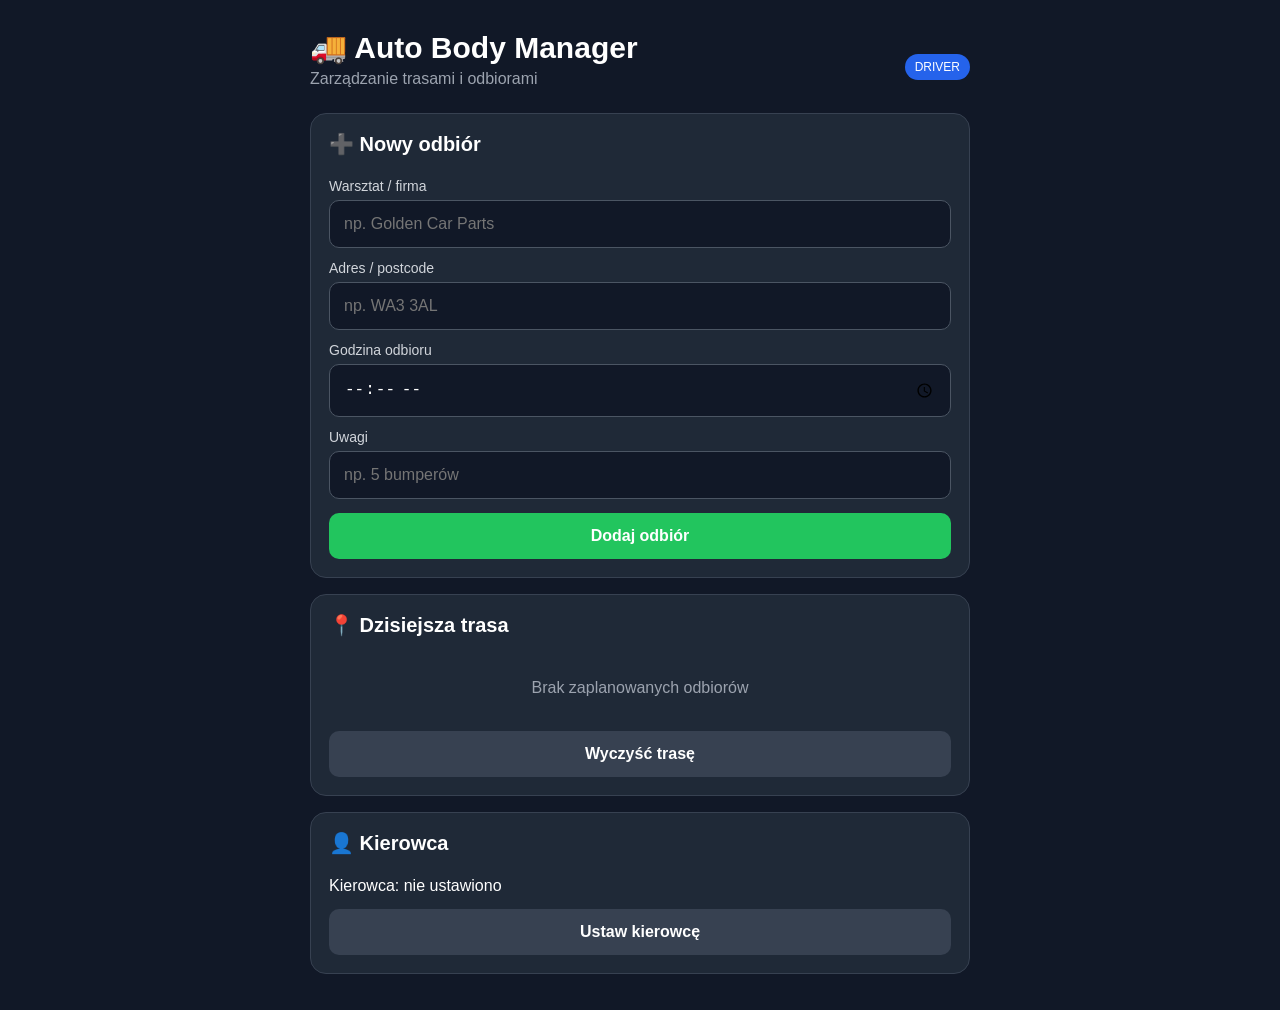
<file:     index_backup.html>
<!DOCTYPE html>
<html lang="pl">
<head>
  <meta charset="UTF-8">
  <meta name="viewport" content="width=device-width, initial-scale=1.0, viewport-fit=cover">
  <meta name="theme-color" content="#111827">
  <title>Auto Body Manager</title>
<link rel="stylesheet" href="style.css">
  <style>
    * {
      box-sizing: border-box;
    }

    body {
      margin: 0;
      font-family: -apple-system, BlinkMacSystemFont, "Segoe UI", sans-serif;
      background: #111827;
      color: white;
    }

    .app {
      max-width: 700px;
      margin: auto;
      min-height: 100vh;
      padding: 20px;
    }

    h1 {
      margin: 10px 0 5px;
      font-size: 30px;
    }

    .subtitle {
      color: #9ca3af;
      margin-bottom: 25px;
    }

    .card {
      background: #1f2937;
      border: 1px solid #374151;
      border-radius: 16px;
      padding: 18px;
      margin-bottom: 16px;
    }

    .card h2 {
      margin-top: 0;
      font-size: 20px;
    }

    label {
      display: block;
      margin: 12px 0 6px;
      color: #d1d5db;
      font-size: 14px;
    }

    input, select {
      width: 100%;
      padding: 14px;
      border-radius: 10px;
      border: 1px solid #4b5563;
      background: #111827;
      color: white;
      font-size: 16px;
    }

    button {
      width: 100%;
      border: 0;
      border-radius: 10px;
      padding: 14px;
      margin-top: 14px;
      font-size: 16px;
      font-weight: 600;
      cursor: pointer;
    }

    .primary {
      background: #22c55e;
      color: white;
    }

    .secondary {
      background: #374151;
      color: white;
    }

    .route {
      padding: 14px;
      border-radius: 12px;
      background: #111827;
      border: 1px solid #374151;
      margin-top: 10px;
    }

    .route strong {
      display: block;
      margin-bottom: 5px;
    }

    .empty {
      color: #9ca3af;
      text-align: center;
      padding: 20px 0;
    }

    .top {
      display: flex;
      justify-content: space-between;
      align-items: center;
      gap: 10px;
    }

    .badge {
      background: #2563eb;
      padding: 6px 10px;
      border-radius: 999px;
      font-size: 12px;
    }
  </style>
</head>

<body>

<div class="app">

  <div class="top">
    <div>
      <h1>🚚 Auto Body Manager</h1>
      <div class="subtitle">Zarządzanie trasami i odbiorami</div>
    </div>
    <div class="badge">DRIVER</div>
  </div>

  <div class="card">
    <h2>➕ Nowy odbiór</h2>

    <label>Warsztat / firma</label>
    <input id="garage" type="text" placeholder="np. Golden Car Parts">

    <label>Adres / postcode</label>
    <input id="postcode" type="text" placeholder="np. WA3 3AL">

    <label>Godzina odbioru</label>
    <input id="time" type="time">

    <label>Uwagi</label>
    <input id="notes" type="text" placeholder="np. 5 bumperów">

    <button class="primary" onclick="addPickup()">
      Dodaj odbiór
    </button>
  </div>

  <div class="card">
    <h2>📍 Dzisiejsza trasa</h2>

    <div id="routes">
      <div class="empty">
        Brak zaplanowanych odbiorów
      </div>
    </div>

    <button class="secondary" onclick="clearRoutes()">
      Wyczyść trasę
    </button>
  </div>

  <div class="card">
    <h2>👤 Kierowca</h2>
    <p id="driver">Kierowca: nie ustawiono</p>

    <button class="secondary" onclick="setDriver()">
      Ustaw kierowcę
    </button>
  </div>

</div>

<script>

let pickups = JSON.parse(localStorage.getItem("pickups") || "[]");

function save() {
  localStorage.setItem("pickups", JSON.stringify(pickups));
}

function render() {
  const container = document.getElementById("routes");

  if (pickups.length === 0) {
    container.innerHTML =
      '<div class="empty">Brak zaplanowanych odbiorów</div>';
    return;
  }

  container.innerHTML = "";

  pickups
    .sort((a, b) => a.time.localeCompare(b.time))
    .forEach((pickup, index) => {

      const div = document.createElement("div");
      div.className = "route";

      div.innerHTML = `
        <strong>${pickup.time || "--:--"} — ${escapeHtml(pickup.garage)}</strong>
        <div>📍 ${escapeHtml(pickup.postcode)}</div>
        <div>📝 ${escapeHtml(pickup.notes || "Brak uwag")}</div>
        <button class="secondary" onclick="removePickup(${index})">
          Usuń
        </button>
      `;

      container.appendChild(div);
    });
}

function addPickup() {

  const garage = document.getElementById("garage").value.trim();
  const postcode = document.getElementById("postcode").value.trim();
  const time = document.getElementById("time").value;
  const notes = document.getElementById("notes").value.trim();

  if (!garage || !postcode) {
    alert("Wpisz nazwę warsztatu i postcode.");
    return;
  }

  pickups.push({
    garage,
    postcode,
    time,
    notes
  });

  save();
  render();

  document.getElementById("garage").value = "";
  document.getElementById("postcode").value = "";
  document.getElementById("time").value = "";
  document.getElementById("notes").value = "";
}

function removePickup(index) {
  pickups.splice(index, 1);
  save();
  render();
}

function clearRoutes() {

  if (confirm("Czy na pewno wyczyścić całą trasę?")) {
    pickups = [];
    save();
    render();
  }
}

function setDriver() {

  const name = prompt("Podaj imię kierowcy:");

  if (name) {
    localStorage.setItem("driver", name);
    document.getElementById("driver").innerText =
      "Kierowca: " + name;
  }
}

function escapeHtml(text) {

  const div = document.createElement("div");
  div.textContent = text;
  return div.innerHTML;
}

const savedDriver = localStorage.getItem("driver");

if (savedDriver) {
  document.getElementById("driver").innerText =
    "Kierowca: " + savedDriver;
}

render();

</script>

</body>
</html>
</file>
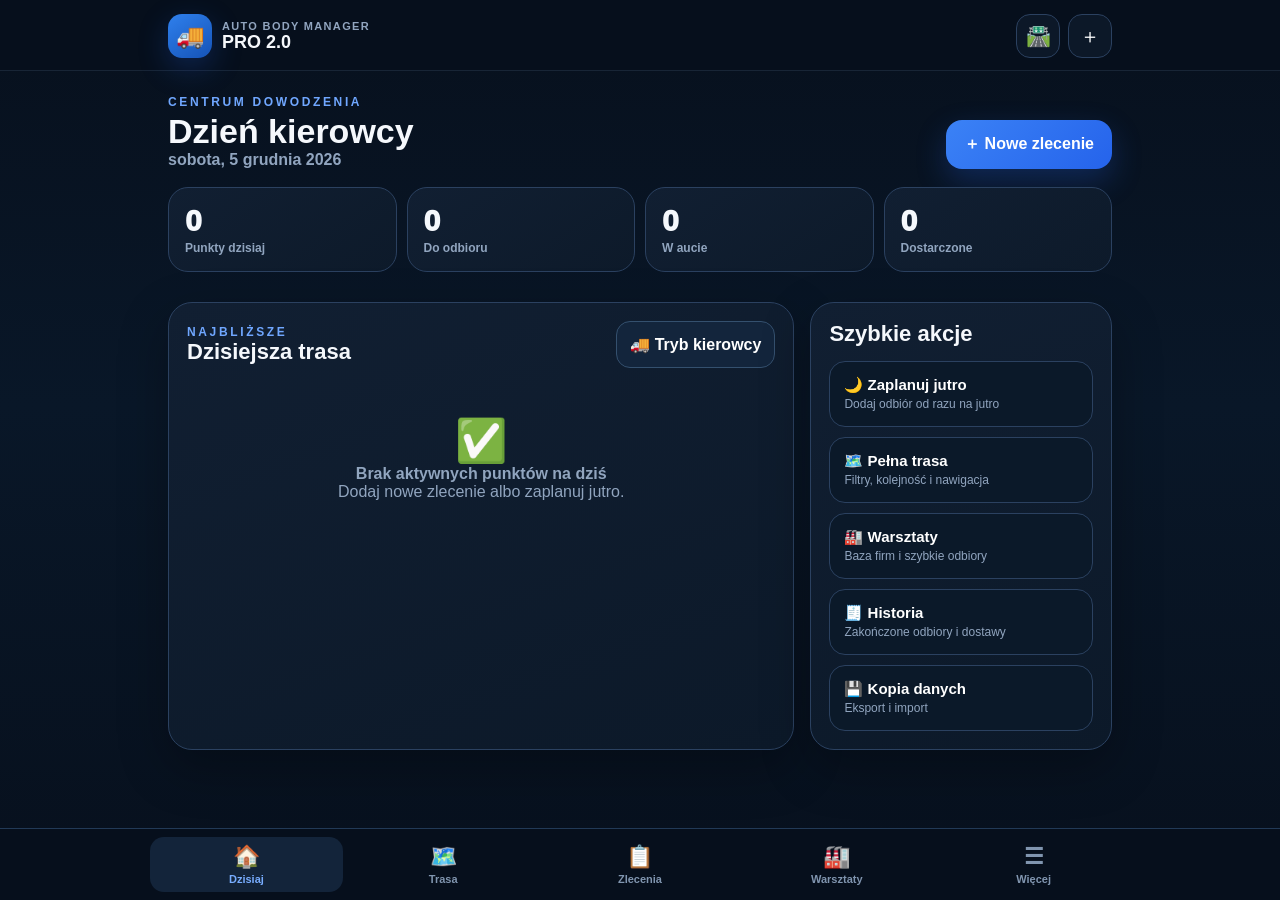
<file: Auto-Body-Manager-PRO-2.0.html>
<!DOCTYPE html>
<html lang="pl">
<head>
<meta charset="UTF-8">
<meta name="viewport" content="width=device-width, initial-scale=1, viewport-fit=cover">
<meta name="theme-color" content="#07101d">
<title>Auto Body Manager PRO 2.0</title>
<style>
:root{
  --bg:#07101d; --bg2:#0b1524; --panel:#111f32; --panel2:#172941;
  --line:#2b4160; --text:#f5f8fc; --muted:#91a5bf; --blue:#3b82f6;
  --blue2:#2563eb; --green:#16a36b; --orange:#d88a17; --red:#dc5462;
  --shadow:0 18px 50px rgba(0,0,0,.28); --r:24px;
}
*{box-sizing:border-box}
html{background:var(--bg)}
body{margin:0;background:linear-gradient(180deg,#07101d,#091728 45%,#07101d);color:var(--text);font-family:-apple-system,BlinkMacSystemFont,"Segoe UI",Roboto,Arial,sans-serif;min-height:100vh}
button,input,textarea,select{font:inherit}
button{cursor:pointer}
.app{max-width:980px;margin:0 auto;padding:0 18px calc(110px + env(safe-area-inset-bottom))}
.topbar{position:sticky;top:0;z-index:20;background:rgba(7,16,29,.92);backdrop-filter:blur(18px);border-bottom:1px solid rgba(80,105,140,.24);padding:calc(14px + env(safe-area-inset-top)) 0 12px}
.top-inner{max-width:980px;margin:0 auto;padding:0 18px;display:flex;align-items:center;justify-content:space-between;gap:12px}
.brand{display:flex;align-items:center;gap:10px;min-width:0}
.logo{width:44px;height:44px;border-radius:14px;display:grid;place-items:center;background:linear-gradient(145deg,#2f80ed,#1553b7);font-size:23px;box-shadow:0 10px 30px rgba(37,99,235,.25)}
.brand h1{margin:0;font-size:18px;white-space:nowrap}.brand small{display:block;color:var(--muted);font-weight:700;font-size:11px;letter-spacing:.12em}
.top-actions{display:flex;gap:8px}.icon-btn{border:1px solid var(--line);background:#0c1828;color:#fff;width:44px;height:44px;border-radius:14px;font-size:20px}
.hero{padding:24px 0 12px}.hero-row{display:flex;justify-content:space-between;gap:16px;align-items:flex-end}.hero h2{margin:5px 0 2px;font-size:34px;line-height:1.04}.eyebrow{color:#70a7ff;font-size:12px;font-weight:900;letter-spacing:.22em}.date{color:var(--muted);font-weight:700}
.primary{border:0;background:linear-gradient(135deg,var(--blue),var(--blue2));color:white;border-radius:16px;padding:14px 18px;font-weight:900;box-shadow:0 12px 30px rgba(37,99,235,.26)}
.stats{display:grid;grid-template-columns:repeat(4,1fr);gap:10px;margin:18px 0}.stat{background:linear-gradient(145deg,var(--panel),#0d1a2a);border:1px solid var(--line);border-radius:20px;padding:16px}.stat .n{font-size:30px;font-weight:950}.stat .l{color:var(--muted);font-weight:800;font-size:12px;margin-top:3px}
.main-grid{display:grid;grid-template-columns:1.35fr .65fr;gap:16px}.panel{background:linear-gradient(160deg,var(--panel),#0c1929);border:1px solid var(--line);border-radius:var(--r);padding:18px;box-shadow:var(--shadow)}
.panel-head{display:flex;justify-content:space-between;align-items:center;gap:12px;margin-bottom:14px}.panel-head h3{margin:0;font-size:22px}.muted{color:var(--muted)}
.route-card{background:#0a1727;border:1px solid #27405f;border-radius:20px;padding:15px;margin-top:10px;display:grid;grid-template-columns:auto 1fr;gap:14px;position:relative}
.step{width:48px;height:48px;border-radius:15px;background:#173e70;color:#7eb3ff;display:grid;place-items:center;font-weight:950;font-size:20px}
.card-top{display:flex;justify-content:space-between;gap:10px}.time{font-size:20px;font-weight:950;color:#72a7ff}.company{font-size:22px;font-weight:950;margin:2px 0 6px}.address{color:#c7d3e4;font-weight:750}.meta{display:flex;gap:7px;flex-wrap:wrap;margin-top:10px}.chip{border:1px solid #36506f;background:#112239;color:#c7d6e8;border-radius:999px;padding:6px 9px;font-size:11px;font-weight:900}
.status{border-radius:999px;padding:7px 10px;font-size:11px;font-weight:950;letter-spacing:.07em;white-space:nowrap;height:max-content}.pending{background:#633f08;color:#ffd27a}.collected{background:#113e73;color:#b9dcff}.delivered{background:#0d573a;color:#bcf4d4}.cancelled{background:#5a1d27;color:#ffbdc5}
.actions{display:grid;grid-template-columns:repeat(4,1fr);gap:8px;margin-top:12px}.act{border:1px solid #315071;background:#10233a;color:#e6eef9;border-radius:12px;padding:10px 8px;font-weight:900}.act.blue{background:#153f78;border-color:#2c6fc0}.act.green{background:#124c34;border-color:#1d8054}.act.red{background:#3d1d26;border-color:#7a3441;color:#ffb1bb}
.empty{text-align:center;padding:34px 14px;color:var(--muted)}.empty .big{font-size:42px}
.side-list{display:grid;gap:10px}.quick{border:1px solid var(--line);background:#0b1929;border-radius:16px;padding:14px;text-align:left;color:white}.quick b{display:block;font-size:15px}.quick span{color:var(--muted);font-size:12px}
.toolbar{display:flex;gap:8px;flex-wrap:wrap;margin:8px 0 14px}.filter{border:1px solid #38506e;background:#0d1929;color:#c0cee1;border-radius:999px;padding:9px 12px;font-weight:900}.filter.active{background:#1c65ca;color:#fff;border-color:#3d8cff}
.search{display:grid;grid-template-columns:1fr auto;gap:8px;margin:10px 0}.search input,.field input,.field textarea,.field select{width:100%;background:#071523;color:#fff;border:1px solid #314b6a;border-radius:14px;padding:13px 14px;outline:none}.search input:focus,.field input:focus,.field textarea:focus,.field select:focus{border-color:#4a91ef;box-shadow:0 0 0 3px rgba(59,130,246,.13)}
.views>.view{display:none}.views>.view.active{display:block}
.bottom-nav{position:fixed;left:0;right:0;bottom:0;z-index:30;background:rgba(7,16,29,.95);backdrop-filter:blur(18px);border-top:1px solid #223a57;padding:8px 8px calc(8px + env(safe-area-inset-bottom));display:flex;justify-content:center}
.nav-inner{width:min(980px,100%);display:grid;grid-template-columns:repeat(5,1fr);gap:4px}.nav-btn{border:0;background:transparent;color:#8095af;border-radius:14px;padding:7px 4px;font-size:11px;font-weight:850}.nav-btn .ico{display:block;font-size:22px;margin-bottom:3px}.nav-btn.active{background:#13243a;color:#78adff}
.modal-wrap{position:fixed;inset:0;z-index:50;background:rgba(0,0,0,.6);display:none;align-items:flex-end;justify-content:center}.modal-wrap.open{display:flex}.modal{width:min(760px,100%);max-height:92vh;overflow:auto;background:#0c1828;border:1px solid #2f4562;border-radius:28px 28px 0 0;padding:20px 18px calc(24px + env(safe-area-inset-bottom));box-shadow:0 -30px 80px rgba(0,0,0,.45)}
.modal-head{display:flex;justify-content:space-between;align-items:center;gap:10px}.modal h3{font-size:24px;margin:0}.close{border:0;background:#192b42;color:white;width:40px;height:40px;border-radius:13px;font-size:22px}.form-grid{display:grid;grid-template-columns:1fr 1fr;gap:12px;margin-top:16px}.field{display:grid;gap:7px;font-weight:850;color:#d3deec}.field.full{grid-column:1/-1}.field textarea{min-height:94px;resize:vertical}.form-actions{display:grid;grid-template-columns:1fr 1fr;gap:10px;margin-top:16px}.secondary{border:1px solid #34506e;background:#13253c;color:white;border-radius:14px;padding:13px;font-weight:900}.danger{border:1px solid #843b48;background:#421f27;color:#ffc1c8;border-radius:14px;padding:13px;font-weight:900}
.table-list{display:grid;gap:10px}.record{border:1px solid #2b435f;background:#0b1828;border-radius:18px;padding:14px}.record-row{display:flex;justify-content:space-between;gap:10px;align-items:flex-start}.record h4{margin:0 0 4px;font-size:18px}.record small{color:var(--muted)}
.driver-overlay{position:fixed;inset:0;z-index:60;background:#07101d;display:none;overflow:auto;padding:calc(18px + env(safe-area-inset-top)) 16px calc(30px + env(safe-area-inset-bottom))}.driver-overlay.open{display:block}.driver-shell{max-width:760px;margin:auto}.driver-head{display:flex;justify-content:space-between;align-items:center;gap:12px}.driver-next{margin-top:18px;background:linear-gradient(160deg,#0f2137,#091627);border:1px solid #35516f;border-radius:28px;padding:20px}.driver-company{font-size:32px;font-weight:950;margin:8px 0}.driver-address{font-size:20px;color:#c6d5e8}.driver-actions{display:grid;grid-template-columns:1fr 1fr;gap:10px;margin-top:18px}.driver-actions button{min-height:70px;border-radius:18px;border:0;font-weight:950;font-size:18px}.mapbtn{background:#246bd8;color:white}.donebtn{background:#16845a;color:white}.callbtn{background:#18314e;color:white}.skipbtn{background:#273449;color:white}
.kpi-row{display:grid;grid-template-columns:repeat(3,1fr);gap:10px}.kpi{border:1px solid #2c4563;background:#0d1c2e;border-radius:16px;padding:13px}.kpi b{font-size:22px}.kpi span{display:block;color:var(--muted);font-size:11px;font-weight:800}
.setting{border:1px solid #2d4563;background:#0b1929;border-radius:16px;padding:14px;margin:10px 0}.setting h4{margin:0 0 6px}.setting p{margin:0 0 12px;color:var(--muted);font-size:13px}
.toast{position:fixed;left:50%;bottom:105px;transform:translateX(-50%);z-index:80;background:#18283d;color:#fff;border:1px solid #365270;border-radius:999px;padding:10px 16px;font-weight:850;display:none}.toast.show{display:block}
@media(max-width:760px){.main-grid{grid-template-columns:1fr}.stats{grid-template-columns:1fr 1fr}.hero h2{font-size:30px}.form-grid{grid-template-columns:1fr}.field.full{grid-column:auto}.actions{grid-template-columns:1fr 1fr}.top-actions .icon-btn:nth-child(2){display:none}.search{grid-template-columns:1fr}.kpi-row{grid-template-columns:1fr 1fr 1fr}}

.more-grid{display:grid;grid-template-columns:repeat(2,1fr);gap:12px}.module{border:1px solid #2e4868;background:linear-gradient(160deg,#0e1d30,#0a1625);border-radius:20px;padding:18px;text-align:left;color:#fff}.module .mi{font-size:30px}.module b{display:block;font-size:18px;margin:8px 0 4px}.module span{color:var(--muted);font-size:12px}
.badge{display:inline-flex;align-items:center;gap:6px;border-radius:999px;padding:6px 9px;background:#122943;border:1px solid #355476;color:#d4e5fb;font-size:11px;font-weight:900}
.money{font-size:28px;font-weight:950}.report-grid{display:grid;grid-template-columns:repeat(4,1fr);gap:10px;margin:14px 0}.report-box{background:#0b1929;border:1px solid #2d4664;border-radius:17px;padding:14px}.report-box b{font-size:24px}.report-box span{display:block;color:var(--muted);font-size:11px;font-weight:800;margin-top:3px}
.progress{height:10px;background:#071321;border-radius:999px;overflow:hidden;border:1px solid #263e5a}.progress>i{display:block;height:100%;background:linear-gradient(90deg,#2f7de0,#54a3ff);border-radius:999px}
.split{display:grid;grid-template-columns:1fr 1fr;gap:12px}.mini-card{border:1px solid #2e4765;background:#0b1928;border-radius:18px;padding:14px}.mini-card h4{margin:0 0 6px}.mini-card p{margin:0;color:var(--muted);font-size:12px}
.photo-strip{display:flex;gap:8px;overflow:auto;margin-top:10px}.photo-thumb{width:74px;height:74px;flex:0 0 auto;border-radius:12px;object-fit:cover;border:1px solid #385573;background:#0b1726}
.signature-preview{width:100%;max-width:320px;height:120px;object-fit:contain;background:#fff;border-radius:12px;margin-top:8px}
.canvas-wrap{background:#fff;border-radius:14px;padding:8px}.canvas-wrap canvas{width:100%;height:180px;display:block;touch-action:none}
.notice{border:1px solid #4c5f78;background:#111d2e;border-radius:16px;padding:13px;color:#cbd7e7;font-size:13px}
@media(max-width:760px){.report-grid{grid-template-columns:1fr 1fr}.split{grid-template-columns:1fr}.more-grid{grid-template-columns:1fr 1fr}}

</style>
</head>
<body>
<header class="topbar">
  <div class="top-inner">
    <div class="brand"><div class="logo">🚚</div><div><small>AUTO BODY MANAGER</small><h1>PRO 2.0</h1></div></div>
    <div class="top-actions"><button class="icon-btn" id="driverModeTop" title="Tryb kierowcy">🛣️</button><button class="icon-btn" id="quickAddTop" title="Nowe zlecenie">＋</button></div>
  </div>
</header>

<main class="app">
  <section class="hero">
    <div class="hero-row">
      <div><div class="eyebrow" id="viewEyebrow">CENTRUM DOWODZENIA</div><h2 id="viewTitle">Dzień kierowcy</h2><div class="date" id="todayLabel"></div></div>
      <button class="primary" id="newOrderBtn">＋ Nowe zlecenie</button>
    </div>
    <div class="stats">
      <div class="stat"><div class="n" id="statAll">0</div><div class="l">Punkty dzisiaj</div></div>
      <div class="stat"><div class="n" id="statPending">0</div><div class="l">Do odbioru</div></div>
      <div class="stat"><div class="n" id="statCollected">0</div><div class="l">W aucie</div></div>
      <div class="stat"><div class="n" id="statDone">0</div><div class="l">Dostarczone</div></div>
    </div>
  </section>

  <div class="views">
    <section class="view active" data-view="dashboard">
      <div class="main-grid">
        <section class="panel">
          <div class="panel-head"><div><div class="eyebrow">NAJBLIŻSZE</div><h3>Dzisiejsza trasa</h3></div><button class="secondary" id="openDriverBtn">🚚 Tryb kierowcy</button></div>
          <div id="dashboardRoute"></div>
        </section>
        <aside class="panel">
          <div class="panel-head"><h3>Szybkie akcje</h3></div>
          <div class="side-list">
            <button class="quick" id="addTomorrow"><b>🌙 Zaplanuj jutro</b><span>Dodaj odbiór od razu na jutro</span></button>
            <button class="quick" data-go="route"><b>🗺️ Pełna trasa</b><span>Filtry, kolejność i nawigacja</span></button>
            <button class="quick" data-go="workshops"><b>🏭 Warsztaty</b><span>Baza firm i szybkie odbiory</span></button>
            <button class="quick" data-go="history"><b>🧾 Historia</b><span>Zakończone odbiory i dostawy</span></button>
            <button class="quick" data-go="settings"><b>💾 Kopia danych</b><span>Eksport i import</span></button>
          </div>
        </aside>
      </div>
    </section>

    <section class="view" data-view="route">
      <section class="panel">
        <div class="panel-head"><div><div class="eyebrow">TRASA</div><h3>Zlecenia kierowcy</h3></div><button class="primary" id="newRouteOrder">＋ Dodaj</button></div>
        <div class="toolbar" id="dayFilters">
          <button class="filter active" data-day="today">Dzisiaj</button><button class="filter" data-day="tomorrow">Jutro</button><button class="filter" data-day="all">Wszystkie dni</button>
        </div>
        <div class="toolbar" id="statusFilters">
          <button class="filter active" data-status="all">Wszystkie</button><button class="filter" data-status="pending">Do odbioru</button><button class="filter" data-status="collected">Odebrane</button><button class="filter" data-status="delivered">Dostarczone</button><button class="filter" data-status="cancelled">Anulowane</button>
        </div>
        <div class="search"><input id="routeSearch" placeholder="Szukaj firmy, adresu, telefonu, rejestracji..."><button class="secondary" id="openFullRoute">🗺️ Otwórz trasę</button></div>
        <div id="routeList"></div>
      </section>
    </section>

    <section class="view" data-view="orders">
      <section class="panel">
        <div class="panel-head"><div><div class="eyebrow">BAZA</div><h3>Wszystkie zlecenia</h3></div><button class="primary" id="newOrderOrders">＋ Nowe</button></div>
        <div class="search"><input id="ordersSearch" placeholder="Szukaj po firmie, adresie, rejestracji, częściach..."><button class="secondary" id="clearOrdersSearch">Wyczyść</button></div>
        <div class="table-list" id="ordersList"></div>
      </section>
    </section>

    <section class="view" data-view="workshops">
      <section class="panel">
        <div class="panel-head"><div><div class="eyebrow">KONTAKTY</div><h3>Warsztaty i firmy</h3></div><button class="primary" id="addWorkshopBtn">＋ Warsztat</button></div>
        <div class="search"><input id="workshopSearch" placeholder="Szukaj warsztatu lub adresu"><button class="secondary" id="clearWorkshopSearch">Wyczyść</button></div>
        <div class="table-list" id="workshopsList"></div>
      </section>
    </section>

    <section class="view" data-view="history">
      <section class="panel">
        <div class="panel-head"><div><div class="eyebrow">ARCHIWUM</div><h3>Historia pracy</h3></div></div>
        <div class="kpi-row"><div class="kpi"><b id="histDelivered">0</b><span>Dostarczone</span></div><div class="kpi"><b id="histParts">0</b><span>Części</span></div><div class="kpi"><b id="histCompanies">0</b><span>Firmy</span></div></div>
        <div class="search"><input id="historySearch" placeholder="Szukaj w historii"><button class="secondary" id="clearHistorySearch">Wyczyść</button></div>
        <div class="table-list" id="historyList"></div>
      </section>
    </section>


    <section class="view" data-view="inventory">
      <section class="panel">
        <div class="panel-head"><div><div class="eyebrow">MAGAZYN</div><h3>Części w obiegu</h3></div><button class="primary" id="newInventoryBtn">＋ Dodaj część</button></div>
        <div class="report-grid">
          <div class="report-box"><b id="invAll">0</b><span>Wszystkie pozycje</span></div>
          <div class="report-box"><b id="invVehicle">0</b><span>W aucie</span></div>
          <div class="report-box"><b id="invDelivered">0</b><span>Dostarczone</span></div>
          <div class="report-box"><b id="invValue">£0</b><span>Wartość</span></div>
        </div>
        <div class="search"><input id="inventorySearch" placeholder="Szukaj części, zlecenia lub rejestracji"><button class="secondary" id="clearInventorySearch">Wyczyść</button></div>
        <div class="table-list" id="inventoryList"></div>
      </section>
    </section>

    <section class="view" data-view="customers">
      <section class="panel">
        <div class="panel-head"><div><div class="eyebrow">KLIENCI</div><h3>Klienci i samochody</h3></div></div>
        <div class="search"><input id="customerSearch" placeholder="Szukaj klienta, auta lub rejestracji"><button class="secondary" id="clearCustomerSearch">Wyczyść</button></div>
        <div class="table-list" id="customersList"></div>
      </section>
    </section>

    <section class="view" data-view="expenses">
      <section class="panel">
        <div class="panel-head"><div><div class="eyebrow">KOSZTY</div><h3>Wydatki i paliwo</h3></div><button class="primary" id="newExpenseBtn">＋ Wydatek</button></div>
        <div class="report-grid">
          <div class="report-box"><b id="expToday">£0</b><span>Dzisiaj</span></div>
          <div class="report-box"><b id="expMonth">£0</b><span>Ten miesiąc</span></div>
          <div class="report-box"><b id="expFuel">£0</b><span>Paliwo</span></div>
          <div class="report-box"><b id="expOther">£0</b><span>Inne</span></div>
        </div>
        <div class="table-list" id="expensesList"></div>
      </section>
    </section>

    <section class="view" data-view="reports">
      <section class="panel">
        <div class="panel-head"><div><div class="eyebrow">RAPORTY</div><h3>Podsumowanie pracy</h3></div></div>
        <div class="toolbar"><button class="filter active" data-report="today">Dzisiaj</button><button class="filter" data-report="week">7 dni</button><button class="filter" data-report="month">30 dni</button></div>
        <div class="report-grid">
          <div class="report-box"><b id="repJobs">0</b><span>Zlecenia</span></div>
          <div class="report-box"><b id="repDelivered">0</b><span>Dostarczone</span></div>
          <div class="report-box"><b id="repParts">0</b><span>Części</span></div>
          <div class="report-box"><b id="repExpenses">£0</b><span>Koszty</span></div>
        </div>
        <div class="split">
          <div class="mini-card"><h4>Skuteczność</h4><p id="repRateText">0% zakończonych zleceń</p><div class="progress" style="margin-top:12px"><i id="repRateBar" style="width:0%"></i></div></div>
          <div class="mini-card"><h4>Najczęstszy warsztat</h4><p id="repTopWorkshop">Brak danych</p></div>
        </div>
        <div class="table-list" id="reportsList" style="margin-top:14px"></div>
      </section>
    </section>

    <section class="view" data-view="more">
      <section class="panel">
        <div class="panel-head"><div><div class="eyebrow">AUTO BODY MANAGER PRO</div><h3>Więcej modułów</h3></div></div>
        <div class="more-grid">
          <button class="module" data-go="inventory"><span class="mi">📦</span><b>Magazyn części</b><span>Co jest w aucie, co odebrane i co dostarczone.</span></button>
          <button class="module" data-go="customers"><span class="mi">👥</span><b>Klienci i auta</b><span>Historia samochodów, rejestracji i zleceń.</span></button>
          <button class="module" data-go="expenses"><span class="mi">💷</span><b>Koszty</b><span>Paliwo, parking, zakupy i inne wydatki.</span></button>
          <button class="module" data-go="reports"><span class="mi">📊</span><b>Raporty</b><span>Dzień, tydzień i miesiąc w liczbach.</span></button>
          <button class="module" data-go="history"><span class="mi">🧾</span><b>Historia</b><span>Pełne archiwum dostarczonych zleceń.</span></button>
          <button class="module" data-go="settings"><span class="mi">⚙️</span><b>Ustawienia</b><span>Kopia danych, kierowca i import.</span></button>
        </div>
      </section>
    </section>

    <section class="view" data-view="settings">
      <section class="panel">
        <div class="panel-head"><div><div class="eyebrow">SYSTEM</div><h3>Ustawienia i dane</h3></div></div>
        <div class="setting"><h4>👤 Kierowca</h4><p>Nazwa wyświetlana w aplikacji.</p><div class="search"><input id="driverNameInput" placeholder="np. Andrzej"><button class="secondary" id="saveDriverName">Zapisz</button></div></div>
        <div class="setting"><h4>💾 Kopia zapasowa</h4><p>Pobierz wszystkie zlecenia i ustawienia jako plik JSON.</p><button class="secondary" id="exportBtn">Pobierz kopię danych</button></div>
        <div class="setting"><h4>📥 Przywracanie danych</h4><p>Wczytaj kopię JSON z wcześniejszego telefonu lub wersji.</p><input id="importInput" type="file" accept=".json,application/json" hidden><button class="secondary" id="importBtn">Wczytaj kopię</button></div>
        <div class="setting"><h4>📤 Udostępnij dzisiejszą trasę</h4><p>Wyślij tekstową listę punktów przez system udostępniania iPhone.</p><button class="secondary" id="shareBtn">Udostępnij trasę</button></div>
        <div class="setting"><h4>🧹 Dane</h4><p>Nie usuwaj bez potrzeby. Kopia starego indexu na GitHubie nadal zostaje.</p><button class="danger" id="clearDataBtn">Usuń wszystkie dane lokalne</button></div>
      </section>
    </section>
  </div>
</main>

<nav class="bottom-nav"><div class="nav-inner">
  <button class="nav-btn active" data-nav="dashboard"><span class="ico">🏠</span>Dzisiaj</button>
  <button class="nav-btn" data-nav="route"><span class="ico">🗺️</span>Trasa</button>
  <button class="nav-btn" data-nav="orders"><span class="ico">📋</span>Zlecenia</button>
  <button class="nav-btn" data-nav="workshops"><span class="ico">🏭</span>Warsztaty</button>
  <button class="nav-btn" data-nav="more"><span class="ico">☰</span>Więcej</button>
</div></nav>

<div class="modal-wrap" id="orderModal"><div class="modal">
  <div class="modal-head"><div><div class="eyebrow">ZLECENIE</div><h3 id="orderModalTitle">Nowy odbiór</h3></div><button class="close" data-close="orderModal">×</button></div>
  <form id="orderForm">
    <input id="editId" type="hidden">
    <div class="form-grid">
      <label class="field">Warsztat / firma<input id="company" required placeholder="np. OC Motor"></label>
      <label class="field">Telefon<input id="phone" inputmode="tel" placeholder="np. 07700 900123"></label>
      <label class="field full">Adres / postcode<input id="address" required placeholder="np. WA3 3BT"></label>
      <label class="field">Data<input id="pickupDate" type="date" required></label>
      <label class="field">Godzina<input id="time" type="time"></label>
      <label class="field">Klient<input id="customer" placeholder="np. John Smith"></label>
      <label class="field">Telefon klienta<input id="customerPhone" inputmode="tel"></label>
      <label class="field">Rejestracja auta<input id="reg" placeholder="np. WA33 BT"></label>
      <label class="field">Marka / model<input id="vehicle" placeholder="np. Ford Mondeo"></label>
      <label class="field">Ilość części<input id="quantity" type="number" min="0" inputmode="numeric" placeholder="np. 5"></label>
      <label class="field">Nr zlecenia / faktury<input id="jobNo" placeholder="np. JOB-1524"></label>
      <label class="field">Wartość zlecenia £<input id="jobValue" type="number" step="0.01" min="0" inputmode="decimal"></label>
      <label class="field full">Co odbierasz?<input id="items" placeholder="np. zderzak, drzwi, błotnik"></label>
      <label class="field full">Zdjęcia zlecenia<input id="orderPhotos" type="file" accept="image/*" multiple><span class="muted" style="font-size:12px">Do 3 zdjęć, automatycznie zmniejszanych.</span><div class="photo-strip" id="photoPreview"></div></label>
      <label class="field full">Podpis odbiorcy<div class="canvas-wrap"><canvas id="signatureCanvas" width="700" height="240"></canvas></div><div class="toolbar"><button class="secondary" type="button" id="clearSignature">Wyczyść podpis</button></div></label>
      <label class="field full">Uwagi<textarea id="notes" placeholder="np. zapytać o fakturę, odbiór z tylnej bramy"></textarea></label>
      <label class="field">Status<select id="status"><option value="pending">Do odbioru</option><option value="collected">Odebrane</option><option value="delivered">Dostarczone</option><option value="cancelled">Anulowane</option></select></label>
    </div>
    <div class="form-actions"><button class="secondary" type="button" data-close="orderModal">Anuluj</button><button class="primary" type="submit">Zapisz zlecenie</button></div>
  </form>
</div></div>

<div class="modal-wrap" id="workshopModal"><div class="modal">
  <div class="modal-head"><div><div class="eyebrow">WARSZTAT</div><h3>Dodaj firmę</h3></div><button class="close" data-close="workshopModal">×</button></div>
  <form id="workshopForm">
    <div class="form-grid">
      <label class="field">Nazwa<input id="wName" required placeholder="np. OC Motor"></label>
      <label class="field">Telefon<input id="wPhone" inputmode="tel"></label>
      <label class="field full">Adres / postcode<input id="wAddress" required></label>
      <label class="field full">Uwagi<textarea id="wNotes"></textarea></label>
    </div>
    <div class="form-actions"><button class="secondary" type="button" data-close="workshopModal">Anuluj</button><button class="primary" type="submit">Zapisz warsztat</button></div>
  </form>
</div></div>


<div class="modal-wrap" id="inventoryModal"><div class="modal">
  <div class="modal-head"><div><div class="eyebrow">MAGAZYN</div><h3>Nowa część</h3></div><button class="close" data-close="inventoryModal">×</button></div>
  <form id="inventoryForm">
    <div class="form-grid">
      <label class="field">Nazwa części<input id="invName" required placeholder="np. zderzak przedni"></label>
      <label class="field">Ilość<input id="invQty" type="number" min="1" value="1"></label>
      <label class="field">Nr zlecenia<input id="invJob" placeholder="np. JOB-1524"></label>
      <label class="field">Rejestracja<input id="invReg" placeholder="np. WA33 BT"></label>
      <label class="field">Wartość £<input id="invPrice" type="number" min="0" step="0.01"></label>
      <label class="field">Status<select id="invStatus"><option value="vehicle">W aucie</option><option value="workshop">W warsztacie</option><option value="delivered">Dostarczone</option></select></label>
      <label class="field full">Uwagi<textarea id="invNotes"></textarea></label>
    </div>
    <div class="form-actions"><button class="secondary" type="button" data-close="inventoryModal">Anuluj</button><button class="primary" type="submit">Zapisz</button></div>
  </form>
</div></div>

<div class="modal-wrap" id="expenseModal"><div class="modal">
  <div class="modal-head"><div><div class="eyebrow">KOSZTY</div><h3>Nowy wydatek</h3></div><button class="close" data-close="expenseModal">×</button></div>
  <form id="expenseForm">
    <div class="form-grid">
      <label class="field">Data<input id="expDate" type="date" required></label>
      <label class="field">Kategoria<select id="expCategory"><option value="fuel">Paliwo</option><option value="parking">Parking</option><option value="parts">Zakup części</option><option value="other">Inne</option></select></label>
      <label class="field">Kwota £<input id="expAmount" type="number" min="0" step="0.01" required></label>
      <label class="field">Nr zlecenia<input id="expJob"></label>
      <label class="field full">Opis<input id="expNote" placeholder="np. Tesco fuel"></label>
    </div>
    <div class="form-actions"><button class="secondary" type="button" data-close="expenseModal">Anuluj</button><button class="primary" type="submit">Zapisz wydatek</button></div>
  </form>
</div></div>

<div class="driver-overlay" id="driverOverlay">
  <div class="driver-shell">
    <div class="driver-head"><div><div class="eyebrow">TRYB KIEROWCY</div><h2 style="margin:4px 0">Następny punkt</h2></div><button class="close" id="closeDriver">×</button></div>
    <div class="driver-next" id="driverCard"></div>
  </div>
</div>
<div class="toast" id="toast"></div>

<script>
(()=>{
'use strict';
const $=id=>document.getElementById(id);
const STORAGE_KEY='autoBodyManagerV3';
const META_KEY='autoBodyManagerProMeta';
const PRO_KEY='autoBodyManagerPro2';
const LEGACY_KEYS=['autoBodyManagerV2','autoBodyPickups','pickups'];

let pickups=loadPickups();
let meta=loadMeta();
let pro=loadPro();
let routeDay='today', routeStatus='all', routeSearch='', ordersSearch='', workshopSearch='', historySearch='', inventorySearch='', customerSearch='', reportRange='today';
let pendingPhotos=[], signatureChanged=false;

function uid(){return (crypto.randomUUID?crypto.randomUUID():Date.now().toString(36)+Math.random().toString(36).slice(2))}
function isoDate(d=new Date()){const x=new Date(d);x.setMinutes(x.getMinutes()-x.getTimezoneOffset());return x.toISOString().slice(0,10)}
function tomorrowIso(){const d=new Date();d.setDate(d.getDate()+1);return isoDate(d)}
function esc(s){return String(s??'').replace(/[&<>"']/g,m=>({'&':'&amp;','<':'&lt;','>':'&gt;','"':'&quot;',"'":'&#39;'}[m]))}
function money(v){return '£'+(Number(v||0)).toFixed(2)}
function normalize(p={}){
  return {id:p.id||uid(),company:p.company||'',address:p.address||'',phone:p.phone||'',pickupDate:p.pickupDate||isoDate(),time:p.time||'',quantity:Number(p.quantity||0)||0,items:p.items||'',notes:p.notes||'',reg:p.reg||p.registration||'',vehicle:p.vehicle||'',jobNo:p.jobNo||'',customer:p.customer||'',customerPhone:p.customerPhone||'',jobValue:Number(p.jobValue||0)||0,photos:Array.isArray(p.photos)?p.photos.slice(0,3):[],signature:p.signature||'',status:['pending','collected','delivered','cancelled'].includes(p.status)?p.status:(p.status==='done'?'delivered':'pending'),createdAt:p.createdAt||Date.now(),collectedAt:p.collectedAt||null,completedAt:p.completedAt||null}
}
function loadPickups(){try{let raw=JSON.parse(localStorage.getItem(STORAGE_KEY)||'null');if(Array.isArray(raw))return raw.map(normalize);for(const k of LEGACY_KEYS){raw=JSON.parse(localStorage.getItem(k)||'null');if(Array.isArray(raw)){const m=raw.map(normalize);localStorage.setItem(STORAGE_KEY,JSON.stringify(m));return m}}}catch(_){}return []}
function loadMeta(){try{const m=JSON.parse(localStorage.getItem(META_KEY)||'{}');return {workshops:Array.isArray(m.workshops)?m.workshops:[],driverName:m.driverName||localStorage.getItem('driverName')||localStorage.getItem('driver')||'Kierowca'}}catch(_){return {workshops:[],driverName:'Kierowca'}}}
function loadPro(){try{const p=JSON.parse(localStorage.getItem(PRO_KEY)||'{}');return {inventory:Array.isArray(p.inventory)?p.inventory:[],expenses:Array.isArray(p.expenses)?p.expenses:[]}}catch(_){return {inventory:[],expenses:[]}}}
function save(){try{localStorage.setItem(STORAGE_KEY,JSON.stringify(pickups));localStorage.setItem(META_KEY,JSON.stringify(meta));localStorage.setItem(PRO_KEY,JSON.stringify(pro))}catch(e){alert('Pamięć przeglądarki jest prawie pełna. Usuń część zdjęć albo pobierz kopię danych.');}}
function toast(msg){$('toast').textContent=msg;$('toast').classList.add('show');setTimeout(()=>$('toast').classList.remove('show'),1800)}
function statusText(s){return s==='pending'?'DO ODBIORU':s==='collected'?'ODEBRANE':s==='delivered'?'DOSTARCZONE':'ANULOWANE'}
function todayItems(){return pickups.filter(p=>p.pickupDate===isoDate()&&p.status!=='cancelled')}
function routeFiltered(){const day=routeDay==='today'?isoDate():routeDay==='tomorrow'?tomorrowIso():null,q=routeSearch.trim().toLowerCase();return pickups.filter(p=>(!day||p.pickupDate===day)&&(routeStatus==='all'||p.status===routeStatus)&&(!q||[p.company,p.address,p.phone,p.reg,p.vehicle,p.items,p.jobNo,p.customer].some(v=>String(v||'').toLowerCase().includes(q)))).sort((a,b)=>(a.pickupDate+a.time).localeCompare(b.pickupDate+b.time))}
function visibleHistory(){const q=historySearch.trim().toLowerCase();return pickups.filter(p=>p.status==='delivered'&&(!q||[p.company,p.address,p.phone,p.reg,p.vehicle,p.items,p.jobNo,p.customer].some(v=>String(v||'').toLowerCase().includes(q)))).sort((a,b)=>(b.completedAt||0)-(a.completedAt||0))}
function nextPending(){return pickups.filter(p=>p.pickupDate===isoDate()&&['pending','collected'].includes(p.status)).sort((a,b)=>(a.time||'99:99').localeCompare(b.time||'99:99'))[0]||null}
function mapsUrl(addr){return 'https://www.google.com/maps/dir/?api=1&destination='+encodeURIComponent(addr)}
function wholeRouteUrl(){const list=pickups.filter(p=>p.pickupDate===isoDate()&&p.status==='pending'&&p.address).sort((a,b)=>(a.time||'99:99').localeCompare(b.time||'99:99'));if(!list.length)return '';if(list.length===1)return mapsUrl(list[0].address);return `https://www.google.com/maps/dir/?api=1&destination=${encodeURIComponent(list.at(-1).address)}&waypoints=${encodeURIComponent(list.slice(0,-1).map(p=>p.address).join('|'))}&travelmode=driving`}
function cardHTML(p,i=0){return `<article class="route-card"><div class="step">${i+1}</div><div><div class="card-top"><div><div class="time">${esc(p.time||'--:--')}</div><div class="company">${esc(p.company)}</div></div><span class="status ${p.status}">${statusText(p.status)}</span></div><div class="address">📍 ${esc(p.address)}</div><div class="meta">${p.pickupDate?`<span class="chip">📅 ${esc(p.pickupDate)}</span>`:''}${p.reg?`<span class="chip">🚘 ${esc(p.reg)}</span>`:''}${p.customer?`<span class="chip">👤 ${esc(p.customer)}</span>`:''}${p.quantity?`<span class="chip">📦 ${p.quantity} szt.</span>`:''}${p.items?`<span class="chip">🧩 ${esc(p.items)}</span>`:''}${p.photos?.length?`<span class="chip">📷 ${p.photos.length}</span>`:''}${p.signature?`<span class="chip">✍️ podpis</span>`:''}</div><div class="actions"><button class="act blue" onclick="goNav('${p.id}')">🧭 Nawiguj</button><button class="act" onclick="callP('${p.id}')">📞 Zadzwoń</button><button class="act" onclick="editP('${p.id}')">✏️ Edytuj</button><button class="act ${p.status==='delivered'?'':'green'}" onclick="advanceP('${p.id}')">${p.status==='pending'?'📦 Odebrane':p.status==='collected'?'✅ Dostarczone':'↩️ Przywróć'}</button></div></div></article>`}

function render(){
 const today=todayItems();$('statAll').textContent=today.length;$('statPending').textContent=today.filter(p=>p.status==='pending').length;$('statCollected').textContent=today.filter(p=>p.status==='collected').length;$('statDone').textContent=today.filter(p=>p.status==='delivered').length;
 const dash=today.filter(p=>p.status!=='delivered').sort((a,b)=>(a.time||'99:99').localeCompare(b.time||'99:99')).slice(0,4);$('dashboardRoute').innerHTML=dash.length?dash.map(cardHTML).join(''):`<div class="empty"><div class="big">✅</div><b>Brak aktywnych punktów na dziś</b><div>Dodaj nowe zlecenie albo zaplanuj jutro.</div></div>`;
 const rf=routeFiltered();$('routeList').innerHTML=rf.length?rf.map(cardHTML).join(''):`<div class="empty"><div class="big">🗺️</div><b>Brak punktów dla tych filtrów</b></div>`;
 renderOrders();renderWorkshops();renderHistory();renderDriver();renderInventory();renderCustomers();renderExpenses();renderReports();
}
function renderOrders(){const q=ordersSearch.trim().toLowerCase(),list=pickups.filter(p=>!q||[p.company,p.address,p.phone,p.reg,p.vehicle,p.items,p.jobNo,p.customer].some(v=>String(v||'').toLowerCase().includes(q))).sort((a,b)=>(b.createdAt||0)-(a.createdAt||0));$('ordersList').innerHTML=list.length?list.map(p=>`<div class="record"><div class="record-row"><div><h4>${esc(p.company)} ${p.reg?`• ${esc(p.reg)}`:''}</h4><small>${esc(p.pickupDate)} ${esc(p.time)} • ${esc(p.address)}</small></div><span class="status ${p.status}">${statusText(p.status)}</span></div><div class="meta">${p.customer?`<span class="chip">👤 ${esc(p.customer)}</span>`:''}${p.vehicle?`<span class="chip">${esc(p.vehicle)}</span>`:''}${p.jobNo?`<span class="chip"># ${esc(p.jobNo)}</span>`:''}${p.jobValue?`<span class="chip">${money(p.jobValue)}</span>`:''}${p.items?`<span class="chip">${esc(p.items)}</span>`:''}${p.photos?.length?`<span class="chip">📷 ${p.photos.length}</span>`:''}${p.signature?`<span class="chip">✍️ podpis</span>`:''}</div><div class="actions"><button class="act" onclick="editP('${p.id}')">✏️ Edytuj</button><button class="act blue" onclick="goNav('${p.id}')">🧭 Nawiguj</button><button class="act" onclick="copyP('${p.id}')">📋 Kopiuj</button><button class="act red" onclick="deleteP('${p.id}')">🗑 Usuń</button></div></div>`).join(''):`<div class="empty">Brak zleceń.</div>`}
function deriveWorkshops(){const map=new Map();meta.workshops.forEach(w=>map.set((w.name+'|'+w.address).toLowerCase(),w));pickups.forEach(p=>{if(p.company&&p.address){const k=(p.company+'|'+p.address).toLowerCase();if(!map.has(k))map.set(k,{id:uid(),name:p.company,address:p.address,phone:p.phone||'',notes:''})}});return [...map.values()]}
function renderWorkshops(){const q=workshopSearch.trim().toLowerCase(),list=deriveWorkshops().filter(w=>!q||[w.name,w.address,w.phone].some(v=>String(v||'').toLowerCase().includes(q))).sort((a,b)=>a.name.localeCompare(b.name));$('workshopsList').innerHTML=list.length?list.map(w=>`<div class="record"><div class="record-row"><div><h4>🏭 ${esc(w.name)}</h4><small>${esc(w.address)} ${w.phone?'• '+esc(w.phone):''}</small></div><span class="badge">${pickups.filter(p=>p.company.toLowerCase()===w.name.toLowerCase()).length} zleceń</span></div><div class="actions"><button class="act blue" onclick="newFromWorkshop('${encodeURIComponent(w.name)}','${encodeURIComponent(w.address)}','${encodeURIComponent(w.phone||'')}')">＋ Odbiór</button><button class="act" onclick="window.open('${mapsUrl(w.address)}','_blank')">🧭 Mapa</button><button class="act" onclick="copyText('${encodeURIComponent(w.address)}','Adres skopiowany')">📋 Adres</button><button class="act" onclick="window.location.href='tel:${esc(w.phone||'')}'">📞 Telefon</button></div></div>`).join(''):`<div class="empty">Brak zapisanych warsztatów.</div>`}
function renderHistory(){const list=visibleHistory();$('histDelivered').textContent=list.length;$('histParts').textContent=list.reduce((a,p)=>a+(Number(p.quantity)||0),0);$('histCompanies').textContent=new Set(list.map(p=>p.company.toLowerCase())).size;$('historyList').innerHTML=list.length?list.map(p=>`<div class="record"><div class="record-row"><div><h4>${esc(p.company)} ${p.reg?`• ${esc(p.reg)}`:''}</h4><small>${esc(p.pickupDate)} ${esc(p.time)} • ${esc(p.address)}</small></div><span class="status delivered">DOSTARCZONE</span></div><div class="meta">${p.customer?`<span class="chip">👤 ${esc(p.customer)}</span>`:''}${p.quantity?`<span class="chip">${p.quantity} szt.</span>`:''}${p.items?`<span class="chip">${esc(p.items)}</span>`:''}${p.jobNo?`<span class="chip">${esc(p.jobNo)}</span>`:''}</div></div>`).join(''):`<div class="empty">Historia jest pusta.</div>`}
function renderDriver(){const p=nextPending(),box=$('driverCard');if(!p){box.innerHTML=`<div class="empty"><div class="big">✅</div><b>Dzisiejsza trasa zakończona</b></div>`;return}box.innerHTML=`<div class="time">${esc(p.time||'--:--')}</div><div class="driver-company">${esc(p.company)}</div><div class="driver-address">📍 ${esc(p.address)}</div><div class="meta">${p.reg?`<span class="chip">🚘 ${esc(p.reg)}</span>`:''}${p.items?`<span class="chip">📦 ${esc(p.items)}</span>`:''}${p.notes?`<span class="chip">📝 ${esc(p.notes)}</span>`:''}</div><div class="driver-actions"><button class="mapbtn" onclick="goNav('${p.id}')">🧭 NAWIGUJ</button><button class="donebtn" onclick="advanceP('${p.id}')">${p.status==='pending'?'📦 ODEBRANE':'✅ DOSTARCZONE'}</button><button class="callbtn" onclick="callP('${p.id}')">📞 ZADZWOŃ</button><button class="skipbtn" onclick="skipDriver()">⏭️ NASTĘPNY</button></div>`}
function renderInventory(){if(!$('inventoryList'))return;const q=inventorySearch.trim().toLowerCase(),list=pro.inventory.filter(x=>!q||[x.name,x.jobNo,x.reg,x.notes].some(v=>String(v||'').toLowerCase().includes(q))).sort((a,b)=>(b.createdAt||0)-(a.createdAt||0));$('invAll').textContent=pro.inventory.length;$('invVehicle').textContent=pro.inventory.filter(x=>x.status==='vehicle').length;$('invDelivered').textContent=pro.inventory.filter(x=>x.status==='delivered').length;$('invValue').textContent=money(pro.inventory.reduce((s,x)=>s+(Number(x.price)||0)*(Number(x.qty)||1),0));$('inventoryList').innerHTML=list.length?list.map(x=>`<div class="record"><div class="record-row"><div><h4>📦 ${esc(x.name)} × ${x.qty}</h4><small>${esc(x.jobNo||'Bez numeru')} ${x.reg?'• '+esc(x.reg):''}</small></div><span class="status ${x.status==='delivered'?'delivered':x.status==='vehicle'?'collected':'pending'}">${x.status==='vehicle'?'W AUCIE':x.status==='delivered'?'DOSTARCZONE':'W WARSZTACIE'}</span></div><div class="meta"><span class="chip">${money(x.price)}</span>${x.notes?`<span class="chip">${esc(x.notes)}</span>`:''}</div><div class="actions"><button class="act green" onclick="advanceInv('${x.id}')">➡️ Zmień status</button><button class="act red" onclick="deleteInv('${x.id}')">🗑 Usuń</button></div></div>`).join(''):`<div class="empty">Magazyn jest pusty.</div>`}
function renderCustomers(){if(!$('customersList'))return;const map=new Map();pickups.forEach(p=>{if(!p.customer&&!p.reg)return;const k=(p.customer||'')+'|'+(p.reg||'');if(!map.has(k))map.set(k,{customer:p.customer||'Nieznany klient',phone:p.customerPhone||'',reg:p.reg||'',vehicle:p.vehicle||'',jobs:[]});map.get(k).jobs.push(p)});const q=customerSearch.trim().toLowerCase(),list=[...map.values()].filter(x=>!q||[x.customer,x.phone,x.reg,x.vehicle].some(v=>String(v||'').toLowerCase().includes(q)));$('customersList').innerHTML=list.length?list.map(x=>`<div class="record"><div class="record-row"><div><h4>👤 ${esc(x.customer)}</h4><small>${x.reg?`🚘 ${esc(x.reg)} `:''}${esc(x.vehicle)}</small></div><span class="badge">${x.jobs.length} zleceń</span></div><div class="meta">${x.phone?`<span class="chip">📞 ${esc(x.phone)}</span>`:''}<span class="chip">✅ ${x.jobs.filter(j=>j.status==='delivered').length} zakończonych</span></div></div>`).join(''):`<div class="empty">Dodaj klienta lub rejestrację do zlecenia, aby pojawiły się tutaj.</div>`}
function renderExpenses(){if(!$('expensesList'))return;const now=isoDate(),month=now.slice(0,7),sum=a=>a.reduce((s,x)=>s+Number(x.amount||0),0);$('expToday').textContent=money(sum(pro.expenses.filter(x=>x.date===now)));$('expMonth').textContent=money(sum(pro.expenses.filter(x=>x.date.startsWith(month))));$('expFuel').textContent=money(sum(pro.expenses.filter(x=>x.category==='fuel')));$('expOther').textContent=money(sum(pro.expenses.filter(x=>x.category!=='fuel')));$('expensesList').innerHTML=pro.expenses.length?pro.expenses.slice().sort((a,b)=>b.date.localeCompare(a.date)).map(x=>`<div class="record"><div class="record-row"><div><h4>${x.category==='fuel'?'⛽':x.category==='parking'?'🅿️':x.category==='parts'?'🧩':'💷'} ${esc(x.note||x.category)}</h4><small>${esc(x.date)} ${x.jobNo?'• '+esc(x.jobNo):''}</small></div><div class="money">${money(x.amount)}</div></div><div class="actions"><button class="act red" onclick="deleteExpense('${x.id}')">🗑 Usuń</button></div></div>`).join(''):`<div class="empty">Brak zapisanych wydatków.</div>`}
function renderReports(){if(!$('repJobs'))return;let from=new Date();if(reportRange==='today')from=new Date(isoDate()+'T00:00:00');else from.setDate(from.getDate()-(reportRange==='week'?6:29));const fromIso=isoDate(from),jobs=pickups.filter(p=>p.pickupDate>=fromIso),exp=pro.expenses.filter(x=>x.date>=fromIso);$('repJobs').textContent=jobs.length;$('repDelivered').textContent=jobs.filter(p=>p.status==='delivered').length;$('repParts').textContent=jobs.reduce((s,p)=>s+Number(p.quantity||0),0);$('repExpenses').textContent=money(exp.reduce((s,x)=>s+Number(x.amount||0),0));const rate=jobs.length?Math.round(jobs.filter(p=>p.status==='delivered').length/jobs.length*100):0;$('repRateText').textContent=rate+'% zakończonych zleceń';$('repRateBar').style.width=rate+'%';const counts={};jobs.forEach(p=>counts[p.company]=(counts[p.company]||0)+1);const top=Object.entries(counts).sort((a,b)=>b[1]-a[1])[0];$('repTopWorkshop').textContent=top?`${top[0]} — ${top[1]} zleceń`:'Brak danych';const groups={};jobs.forEach(p=>{groups[p.pickupDate]??={jobs:0,done:0,parts:0,value:0};groups[p.pickupDate].jobs++;groups[p.pickupDate].done+=p.status==='delivered';groups[p.pickupDate].parts+=Number(p.quantity||0);groups[p.pickupDate].value+=Number(p.jobValue||0)});$('reportsList').innerHTML=Object.entries(groups).sort((a,b)=>b[0].localeCompare(a[0])).map(([d,g])=>`<div class="record"><div class="record-row"><div><h4>${d}</h4><small>${g.jobs} zleceń • ${g.done} dostarczonych • ${g.parts} części</small></div><b>${money(g.value)}</b></div></div>`).join('')||`<div class="empty">Brak danych w tym okresie.</div>`}

function showView(v){document.querySelectorAll('.view').forEach(x=>x.classList.toggle('active',x.dataset.view===v));document.querySelectorAll('.nav-btn').forEach(x=>x.classList.toggle('active',x.dataset.nav===v));const names={dashboard:['CENTRUM DOWODZENIA','Dzień kierowcy'],route:['PLAN DNIA','Trasa'],orders:['BAZA','Zlecenia'],workshops:['KONTAKTY','Warsztaty'],history:['ARCHIWUM','Historia'],settings:['SYSTEM','Ustawienia'],inventory:['MAGAZYN','Części'],customers:['KLIENCI','Klienci i auta'],expenses:['KOSZTY','Wydatki'],reports:['RAPORTY','Podsumowanie'],more:['AUTO BODY MANAGER PRO','Więcej']};$('viewEyebrow').textContent=names[v]?.[0]||'AUTO BODY MANAGER';$('viewTitle').textContent=names[v]?.[1]||'PRO 2.0';window.scrollTo({top:0,behavior:'smooth'})}
function openModal(id){$(id).classList.add('open')}function closeModal(id){$(id).classList.remove('open')}
function clearSignatureCanvas(){const c=$('signatureCanvas');const ctx=c.getContext('2d');ctx.clearRect(0,0,c.width,c.height);ctx.fillStyle='#fff';ctx.fillRect(0,0,c.width,c.height);signatureChanged=false}
function resetOrder(date=isoDate()){ $('orderForm').reset();$('editId').value='';$('pickupDate').value=date;$('status').value='pending';$('orderModalTitle').textContent='Nowy odbiór';pendingPhotos=[];renderPhotoPreview();clearSignatureCanvas()}
function openNew(date=isoDate()){resetOrder(date);openModal('orderModal')}
function renderPhotoPreview(){if(!$('photoPreview'))return;$('photoPreview').innerHTML=pendingPhotos.map((x,i)=>`<img class="photo-thumb" src="${x}" alt="zdjęcie ${i+1}">`).join('')}
function loadSignature(sig){clearSignatureCanvas();if(!sig)return;const img=new Image();img.onload=()=>{$('signatureCanvas').getContext('2d').drawImage(img,0,0,$('signatureCanvas').width,$('signatureCanvas').height)};img.src=sig}
function canvasHasInk(){const c=$('signatureCanvas'),ctx=c.getContext('2d'),d=ctx.getImageData(0,0,c.width,c.height).data;for(let i=0;i<d.length;i+=4){if(!(d[i]>245&&d[i+1]>245&&d[i+2]>245))return true}return false}

window.editP=id=>{const p=pickups.find(x=>x.id===id);if(!p)return;$('editId').value=id;['company','phone','address','pickupDate','time','reg','vehicle','quantity','jobNo','items','notes','status','customer','customerPhone','jobValue'].forEach(k=>$(k).value=p[k]??'');$('orderModalTitle').textContent='Edytuj zlecenie';pendingPhotos=[...(p.photos||[])];renderPhotoPreview();loadSignature(p.signature||'');openModal('orderModal')}
window.goNav=id=>{const p=pickups.find(x=>x.id===id);if(p?.address)window.open(mapsUrl(p.address),'_blank')}
window.callP=id=>{const p=pickups.find(x=>x.id===id);if(p?.phone)location.href='tel:'+p.phone;else toast('Brak numeru telefonu')}
window.copyP=async id=>{const p=pickups.find(x=>x.id===id);if(!p)return;const t=`${p.company}\n${p.address}\n${p.phone||''}\n${p.customer||''}\n${p.reg||''}\n${p.items||''}`;try{await navigator.clipboard.writeText(t);toast('Zlecenie skopiowane')}catch(_){}}
window.copyText=async(s,msg)=>{try{await navigator.clipboard.writeText(decodeURIComponent(s));toast(msg)}catch(_){}}
window.advanceP=id=>{const p=pickups.find(x=>x.id===id);if(!p)return;if(p.status==='pending'){p.status='collected';p.collectedAt=Date.now()}else if(p.status==='collected'){p.status='delivered';p.completedAt=Date.now()}else{p.status='pending';p.completedAt=null;p.collectedAt=null}save();render()}
window.deleteP=id=>{const p=pickups.find(x=>x.id===id);if(p&&confirm(`Usunąć zlecenie: ${p.company}?`)){pickups=pickups.filter(x=>x.id!==id);save();render();toast('Zlecenie usunięte')}}
window.newFromWorkshop=(n,a,ph)=>{openNew();$('company').value=decodeURIComponent(n);$('address').value=decodeURIComponent(a);$('phone').value=decodeURIComponent(ph)}
window.advanceInv=id=>{const x=pro.inventory.find(v=>v.id===id);if(!x)return;x.status=x.status==='vehicle'?'workshop':x.status==='workshop'?'delivered':'vehicle';save();renderInventory()}
window.deleteInv=id=>{if(confirm('Usunąć tę pozycję z magazynu?')){pro.inventory=pro.inventory.filter(x=>x.id!==id);save();renderInventory()}}
window.deleteExpense=id=>{if(confirm('Usunąć ten wydatek?')){pro.expenses=pro.expenses.filter(x=>x.id!==id);save();renderExpenses();renderReports()}}
window.toast=toast;
window.skipDriver=()=>{const list=pickups.filter(p=>p.pickupDate===isoDate()&&['pending','collected'].includes(p.status)).sort((a,b)=>(a.time||'99:99').localeCompare(b.time||'99:99'));if(list.length<2)return toast('To ostatni aktywny punkt');const p=list[0],idx=pickups.findIndex(x=>x.id===p.id);pickups.push(pickups.splice(idx,1)[0]);save();render()}

$('orderForm').addEventListener('submit',e=>{e.preventDefault();const id=$('editId').value,old=id?pickups.find(x=>x.id===id):null;let sig=old?.signature||'';if(canvasHasInk())sig=$('signatureCanvas').toDataURL('image/png');const data=normalize({id:id||uid(),company:$('company').value.trim(),phone:$('phone').value.trim(),address:$('address').value.trim(),pickupDate:$('pickupDate').value,time:$('time').value,customer:$('customer').value.trim(),customerPhone:$('customerPhone').value.trim(),reg:$('reg').value.trim(),vehicle:$('vehicle').value.trim(),quantity:$('quantity').value,jobNo:$('jobNo').value.trim(),jobValue:$('jobValue').value,items:$('items').value.trim(),notes:$('notes').value.trim(),status:$('status').value,photos:pendingPhotos,signature:sig,createdAt:old?.createdAt||Date.now(),collectedAt:old?.collectedAt||null,completedAt:old?.completedAt||null});if(id)pickups=pickups.map(x=>x.id===id?data:x);else pickups.push(data);save();closeModal('orderModal');render();toast(id?'Zlecenie zapisane':'Dodano zlecenie')});
$('workshopForm').addEventListener('submit',e=>{e.preventDefault();meta.workshops.push({id:uid(),name:$('wName').value.trim(),address:$('wAddress').value.trim(),phone:$('wPhone').value.trim(),notes:$('wNotes').value.trim()});save();$('workshopForm').reset();closeModal('workshopModal');render();toast('Warsztat zapisany')});
$('inventoryForm').addEventListener('submit',e=>{e.preventDefault();pro.inventory.push({id:uid(),name:$('invName').value.trim(),qty:Number($('invQty').value)||1,jobNo:$('invJob').value.trim(),reg:$('invReg').value.trim(),price:Number($('invPrice').value)||0,status:$('invStatus').value,notes:$('invNotes').value.trim(),createdAt:Date.now()});save();$('inventoryForm').reset();closeModal('inventoryModal');renderInventory();toast('Część dodana')});
$('expenseForm').addEventListener('submit',e=>{e.preventDefault();pro.expenses.push({id:uid(),date:$('expDate').value,category:$('expCategory').value,amount:Number($('expAmount').value)||0,jobNo:$('expJob').value.trim(),note:$('expNote').value.trim()});save();$('expenseForm').reset();closeModal('expenseModal');renderExpenses();renderReports();toast('Wydatek zapisany')});

document.querySelectorAll('[data-close]').forEach(b=>b.addEventListener('click',()=>closeModal(b.dataset.close)));
document.querySelectorAll('.nav-btn').forEach(b=>b.addEventListener('click',()=>showView(b.dataset.nav)));
document.querySelectorAll('[data-go]').forEach(b=>b.addEventListener('click',()=>showView(b.dataset.go)));
['newOrderBtn','quickAddTop','newRouteOrder','newOrderOrders'].forEach(id=>$(id).addEventListener('click',()=>openNew()));
$('addTomorrow').addEventListener('click',()=>openNew(tomorrowIso()));$('addWorkshopBtn').addEventListener('click',()=>openModal('workshopModal'));$('newInventoryBtn').addEventListener('click',()=>openModal('inventoryModal'));$('newExpenseBtn').addEventListener('click',()=>{$('expDate').value=isoDate();openModal('expenseModal')});
$('driverModeTop').addEventListener('click',()=>{$('driverOverlay').classList.add('open');renderDriver()});$('openDriverBtn').addEventListener('click',()=>{$('driverOverlay').classList.add('open');renderDriver()});$('closeDriver').addEventListener('click',()=>$('driverOverlay').classList.remove('open'));$('openFullRoute').addEventListener('click',()=>{const u=wholeRouteUrl();u?window.open(u,'_blank'):toast('Brak punktów do nawigacji')});
document.querySelectorAll('#dayFilters .filter').forEach(b=>b.addEventListener('click',()=>{routeDay=b.dataset.day;document.querySelectorAll('#dayFilters .filter').forEach(x=>x.classList.toggle('active',x===b));render()}));document.querySelectorAll('#statusFilters .filter').forEach(b=>b.addEventListener('click',()=>{routeStatus=b.dataset.status;document.querySelectorAll('#statusFilters .filter').forEach(x=>x.classList.toggle('active',x===b));render()}));
$('routeSearch').addEventListener('input',e=>{routeSearch=e.target.value;render()});$('ordersSearch').addEventListener('input',e=>{ordersSearch=e.target.value;renderOrders()});$('clearOrdersSearch').addEventListener('click',()=>{$('ordersSearch').value='';ordersSearch='';renderOrders()});$('workshopSearch').addEventListener('input',e=>{workshopSearch=e.target.value;renderWorkshops()});$('clearWorkshopSearch').addEventListener('click',()=>{$('workshopSearch').value='';workshopSearch='';renderWorkshops()});$('historySearch').addEventListener('input',e=>{historySearch=e.target.value;renderHistory()});$('clearHistorySearch').addEventListener('click',()=>{$('historySearch').value='';historySearch='';renderHistory()});$('inventorySearch').addEventListener('input',e=>{inventorySearch=e.target.value;renderInventory()});$('clearInventorySearch').addEventListener('click',()=>{$('inventorySearch').value='';inventorySearch='';renderInventory()});$('customerSearch').addEventListener('input',e=>{customerSearch=e.target.value;renderCustomers()});$('clearCustomerSearch').addEventListener('click',()=>{$('customerSearch').value='';customerSearch='';renderCustomers()});
document.querySelectorAll('[data-report]').forEach(b=>b.addEventListener('click',()=>{reportRange=b.dataset.report;document.querySelectorAll('[data-report]').forEach(x=>x.classList.toggle('active',x===b));renderReports()}));

$('driverNameInput').value=meta.driverName;$('saveDriverName').addEventListener('click',()=>{meta.driverName=$('driverNameInput').value.trim()||'Kierowca';localStorage.setItem('driverName',meta.driverName);save();toast('Nazwa kierowcy zapisana')});
$('exportBtn').addEventListener('click',()=>{const data={app:'Auto Body Manager PRO',version:'2.0',exportedAt:new Date().toISOString(),pickups,meta,pro};const blob=new Blob([JSON.stringify(data,null,2)],{type:'application/json'}),a=document.createElement('a');a.href=URL.createObjectURL(blob);a.download=`auto-body-manager-pro2-backup-${isoDate()}.json`;a.click();URL.revokeObjectURL(a.href)});
$('importBtn').addEventListener('click',()=>$('importInput').click());$('importInput').addEventListener('change',async e=>{const f=e.target.files[0];if(!f)return;try{const d=JSON.parse(await f.text()),inc=Array.isArray(d)?d:d.pickups;if(!Array.isArray(inc))throw 0;if(!confirm(`Wczytać ${inc.length} zleceń? Obecne dane zostaną zastąpione.`))return;pickups=inc.map(normalize);if(d.meta)meta={...meta,...d.meta};if(d.pro)pro={inventory:Array.isArray(d.pro.inventory)?d.pro.inventory:[],expenses:Array.isArray(d.pro.expenses)?d.pro.expenses:[]};save();render();toast('Kopia wczytana')}catch(_){alert('Nie udało się odczytać pliku kopii.')}e.target.value=''});
$('shareBtn').addEventListener('click',async()=>{const list=todayItems().filter(p=>p.status!=='delivered'),text=['Auto Body Manager PRO — dzisiejsza trasa',...list.map((p,i)=>`${i+1}. ${p.time||'--:--'} — ${p.company} — ${p.address}${p.reg?' — '+p.reg:''}`)].join('\n');try{if(navigator.share)await navigator.share({title:'Dzisiejsza trasa',text});else{await navigator.clipboard.writeText(text);toast('Trasa skopiowana')}}catch(_){}});
$('clearDataBtn').addEventListener('click',()=>{if(confirm('Usunąć wszystkie lokalne zlecenia, warsztaty, magazyn i koszty z tego urządzenia?')){pickups=[];meta.workshops=[];pro={inventory:[],expenses:[]};save();render();toast('Dane usunięte')}});

$('orderPhotos').addEventListener('change',async e=>{const files=[...e.target.files].slice(0,3);pendingPhotos=[];for(const f of files){pendingPhotos.push(await resizeImage(f,900,0.72))}renderPhotoPreview()});
function resizeImage(file,max=900,quality=.72){return new Promise((resolve,reject)=>{const img=new Image(),url=URL.createObjectURL(file);img.onload=()=>{let w=img.width,h=img.height;if(Math.max(w,h)>max){const r=max/Math.max(w,h);w=Math.round(w*r);h=Math.round(h*r)}const c=document.createElement('canvas');c.width=w;c.height=h;c.getContext('2d').drawImage(img,0,0,w,h);URL.revokeObjectURL(url);resolve(c.toDataURL('image/jpeg',quality))};img.onerror=reject;img.src=url})}
const sigCanvas=$('signatureCanvas'),sigCtx=sigCanvas.getContext('2d');clearSignatureCanvas();sigCtx.lineWidth=4;sigCtx.lineCap='round';sigCtx.strokeStyle='#111';let drawing=false;
function sigPos(e){const r=sigCanvas.getBoundingClientRect(),p=e.touches?e.touches[0]:e;return {x:(p.clientX-r.left)*(sigCanvas.width/r.width),y:(p.clientY-r.top)*(sigCanvas.height/r.height)}}
function sigStart(e){e.preventDefault();drawing=true;const p=sigPos(e);sigCtx.beginPath();sigCtx.moveTo(p.x,p.y)}
function sigMove(e){if(!drawing)return;e.preventDefault();const p=sigPos(e);sigCtx.lineTo(p.x,p.y);sigCtx.stroke();signatureChanged=true}
function sigEnd(){drawing=false}
['mousedown','touchstart'].forEach(ev=>sigCanvas.addEventListener(ev,sigStart,{passive:false}));['mousemove','touchmove'].forEach(ev=>sigCanvas.addEventListener(ev,sigMove,{passive:false}));['mouseup','mouseleave','touchend'].forEach(ev=>sigCanvas.addEventListener(ev,sigEnd));$('clearSignature').addEventListener('click',clearSignatureCanvas);

$('todayLabel').textContent=new Intl.DateTimeFormat('pl-PL',{weekday:'long',day:'numeric',month:'long',year:'numeric'}).format(new Date());
render();
})();
</script>
</body>
</html>
</file>
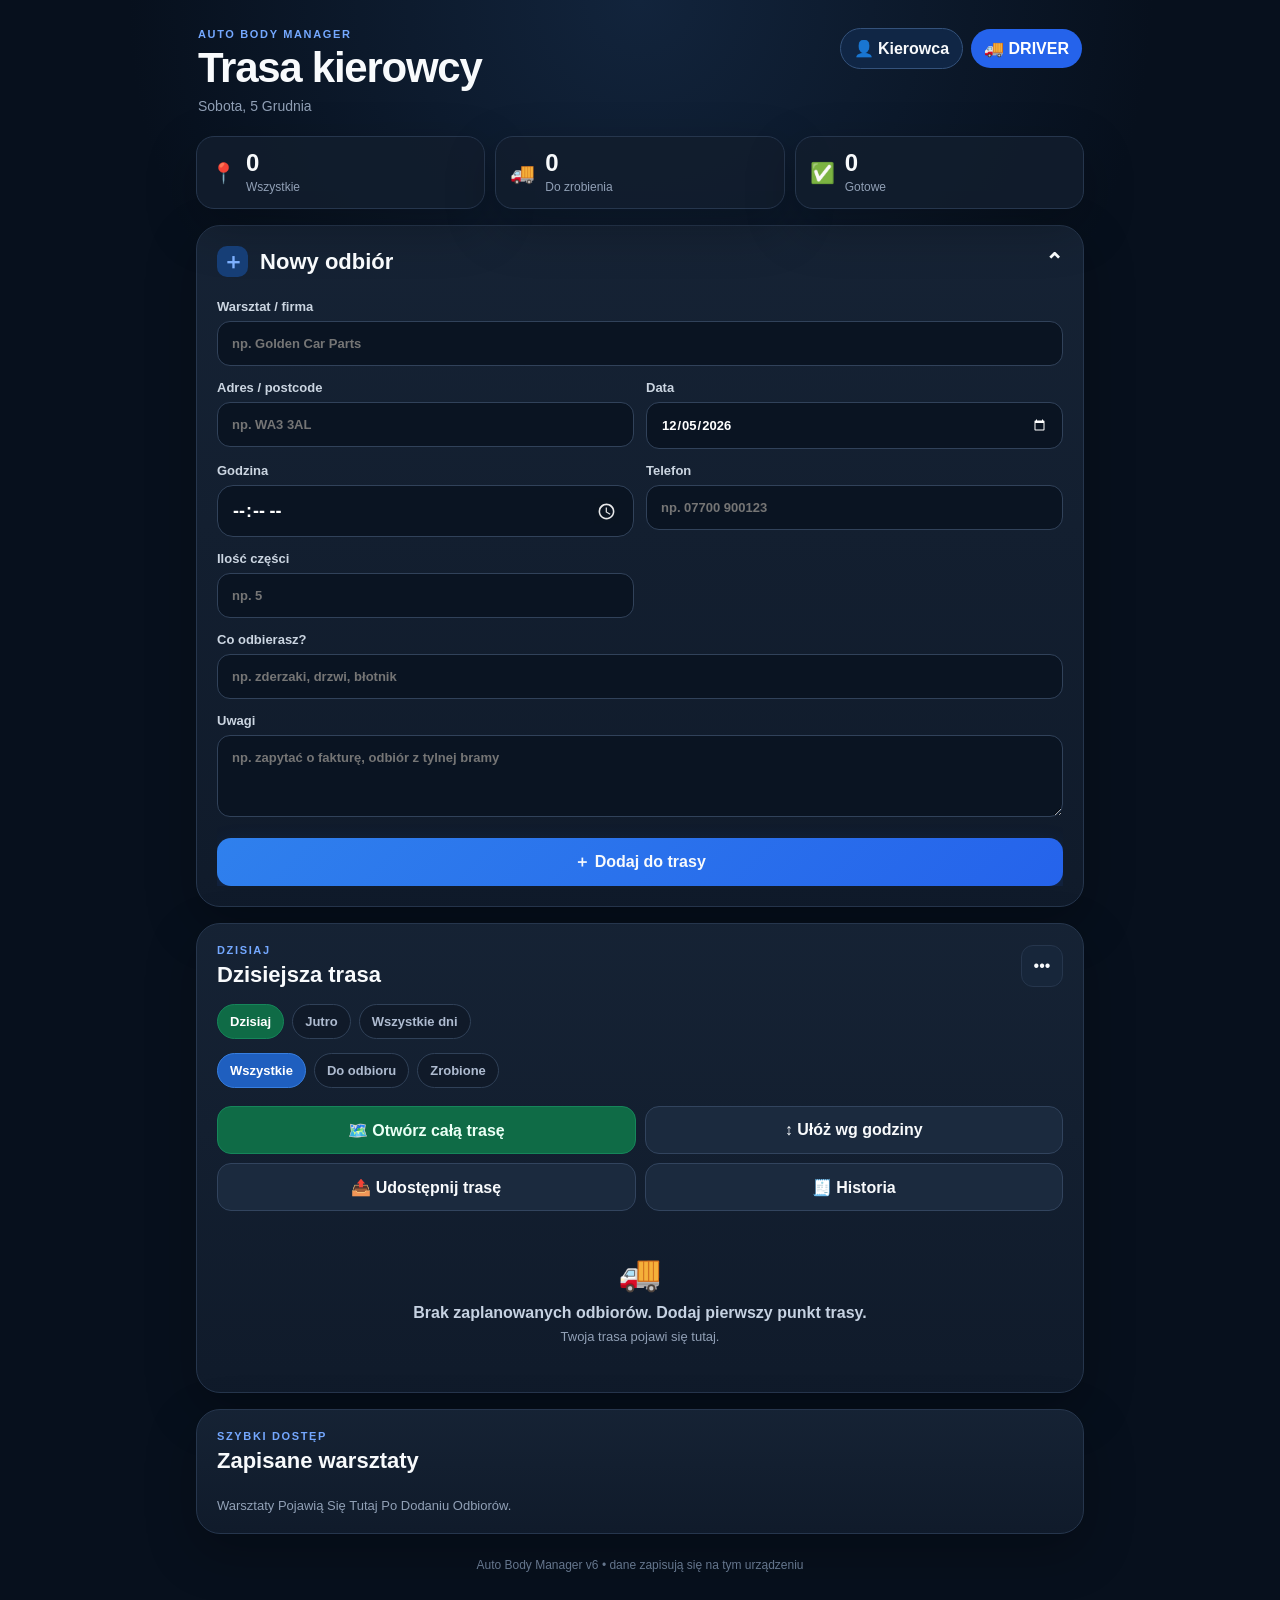
<file: Auto-Body-Manager-v6.html>
<!DOCTYPE html>
<html lang="pl">
<head>
  <meta charset="UTF-8">
  <meta name="viewport" content="width=device-width, initial-scale=1.0, viewport-fit=cover">
  <meta name="theme-color" content="#0b1220">
  <title>Auto Body Manager</title>
  <style>
:root {
  --bg: #07101d;
  --bg2: #0b1424;
  --panel: #121d2d;
  --panel2: #172437;
  --line: #26364d;
  --text: #f8fafc;
  --muted: #91a0b6;
  --blue: #3b82f6;
  --blue2: #2563eb;
  --green: #22c55e;
  --red: #ef4444;
  --amber: #f59e0b;
  --shadow: 0 18px 50px rgba(0,0,0,.26);
}
* { box-sizing: border-box; }
html { color-scheme: dark; }
body {
  margin: 0;
  min-height: 100vh;
  font-family: Inter, ui-sans-serif, -apple-system, BlinkMacSystemFont, "Segoe UI", sans-serif;
  background: radial-gradient(circle at top, #12243c 0, var(--bg) 32rem);
  color: var(--text);
}
button, input, textarea { font: inherit; }
button, a { -webkit-tap-highlight-color: transparent; }
button { color: inherit; }
a { color: inherit; text-decoration: none; }
.app-shell { width: min(920px, 100%); margin: 0 auto; padding: max(24px, env(safe-area-inset-top)) 16px max(30px, env(safe-area-inset-bottom)); }
.topbar { display:flex; align-items:flex-start; justify-content:space-between; gap:18px; padding: 4px 2px 22px; }
.eyebrow { margin:0 0 6px; letter-spacing:.15em; font-size:11px; font-weight:800; color:#74a8ff; }
h1 { margin:0; font-size:clamp(28px,7vw,42px); line-height:1.05; letter-spacing:-.03em; }
h2 { margin:0; font-size:22px; }
.muted { color:var(--muted); margin:8px 0 0; text-transform:capitalize; font-size:14px; }
.driver-pill { border:1px solid #34527b; background:#102645; border-radius:999px; padding:10px 13px; font-weight:800; white-space:nowrap; cursor:pointer; }
.stats-grid { display:grid; grid-template-columns:repeat(3,1fr); gap:10px; margin-bottom:16px; }
.stat-card { display:flex; align-items:center; gap:10px; min-width:0; background:rgba(18,29,45,.88); border:1px solid var(--line); border-radius:18px; padding:14px; box-shadow:var(--shadow); }
.stat-icon { font-size:20px; }
.stat-card strong { display:block; font-size:24px; line-height:1; }
.stat-card span:last-child { display:block; color:var(--muted); font-size:12px; margin-top:5px; }
.panel { background:linear-gradient(180deg, rgba(22,35,53,.97), rgba(16,27,43,.97)); border:1px solid var(--line); border-radius:24px; padding:20px; margin-bottom:16px; box-shadow:var(--shadow); }
.panel-title { width:100%; display:flex; align-items:center; justify-content:space-between; border:0; background:none; padding:0; color:var(--text); font-size:22px; font-weight:850; cursor:pointer; }
.title-icon { display:inline-grid; place-items:center; width:31px; height:31px; border-radius:10px; background:#163e76; color:#7eb1ff; margin-right:6px; }
form { overflow:hidden; max-height:900px; opacity:1; transition:.25s ease; }
form.collapsed { max-height:0; opacity:0; pointer-events:none; }
.field-grid { display:grid; grid-template-columns:1fr 1fr; gap:0 12px; padding-top:8px; }
.field { display:block; color:#cbd5e1; font-size:13px; font-weight:700; margin-top:14px; }
.field.wide { grid-column:1/-1; }
input, textarea { width:100%; margin-top:7px; padding:14px 14px; border:1px solid #31425a; border-radius:13px; outline:none; color:white; background:#0a1422; transition:border .15s, box-shadow .15s; }
input:focus, textarea:focus { border-color:#4f91f6; box-shadow:0 0 0 3px rgba(59,130,246,.14); }
textarea { min-height:82px; resize:vertical; }
.form-actions { display:flex; gap:10px; margin-top:18px; }
.btn { border:0; border-radius:14px; min-height:48px; padding:12px 16px; font-weight:850; cursor:pointer; }
.btn-primary { flex:1; background:linear-gradient(135deg, #2f80ed, #2563eb); box-shadow:0 10px 24px rgba(37,99,235,.22); }
.btn-ghost { background:#1b2a3e; border:1px solid #32445e; }
.btn-danger { background:#471c25; border:1px solid #7d2d3a; color:#ffb8c1; }
.route-heading { display:flex; align-items:center; justify-content:space-between; margin-bottom:16px; }
.icon-btn { width:42px; height:42px; border-radius:12px; border:1px solid var(--line); background:#17263a; cursor:pointer; }
.filter-row { display:flex; gap:8px; overflow:auto; padding-bottom:4px; margin-bottom:14px; scrollbar-width:none; }
.filter { flex:none; border:1px solid #304158; background:#101a29; color:#aebbd0; padding:9px 12px; border-radius:999px; font-size:13px; font-weight:800; cursor:pointer; }
.filter.active { color:#fff; background:#1f5fbf; border-color:#377edf; }
.route-list { display:grid; gap:12px; }
.pickup-card { position:relative; display:grid; grid-template-columns:38px 1fr; gap:10px; background:#0b1523; border:1px solid #26384f; border-radius:18px; padding:14px; }
.pickup-card.done { opacity:.66; }
.pickup-number { display:grid; place-items:center; align-self:start; width:32px; height:32px; border-radius:10px; background:#19365d; color:#8bb9ff; font-weight:900; }
.pickup-card.done .pickup-number { background:#153d29; color:#72dfa0; }
.pickup-head { display:flex; justify-content:space-between; gap:10px; }
.pickup-time { display:block; color:#78aaff; font-size:18px; font-weight:900; margin-bottom:3px; }
.pickup-head h3 { margin:0; font-size:18px; line-height:1.25; }
.status { flex:none; align-self:start; padding:6px 8px; border-radius:999px; font-size:9px; letter-spacing:.08em; font-weight:900; }
.status.pending { background:#4b3511; color:#ffd27a; }
.status.done { background:#143c28; color:#77e0a3; }
.address { display:inline-block; margin-top:10px; color:#cbd8ea; font-weight:700; }
.pickup-detail, .pickup-note { margin-top:8px; color:#aebbd0; font-size:14px; }
.pickup-note { color:#f4cf7b; }
.pickup-actions { display:flex; flex-wrap:wrap; gap:7px; margin-top:13px; }
.action { border:1px solid #2c3d55; background:#142238; border-radius:10px; padding:8px 10px; color:#dbe7f8; font-size:12px; font-weight:800; cursor:pointer; }
.action.nav { background:#173868; border-color:#285b9f; }
.action.complete { background:#15412a; border-color:#287044; color:#9cf2bd; }
.action.delete { color:#ffabb4; }
.empty-state { display:grid; justify-items:center; text-align:center; gap:7px; padding:28px 14px; color:#c6d2e2; }
.empty-state span { color:var(--muted); font-size:13px; }
.empty-icon { font-size:35px; margin-bottom:3px; }
.tools-panel h2 { margin-bottom:12px; }
.tool-grid { display:grid; grid-template-columns:1fr 1fr; gap:10px; }
.file-btn { position:relative; display:flex; align-items:center; justify-content:center; text-align:center; }
.file-btn input { position:absolute; inset:0; opacity:0; cursor:pointer; margin:0; }
.tool-grid .btn-danger { grid-column:1/-1; }
.hidden { display:none !important; }
footer { padding:8px 2px 2px; color:#65768d; font-size:12px; text-align:center; }
.toast { position:fixed; left:50%; bottom:max(20px, env(safe-area-inset-bottom)); transform:translate(-50%, 20px); background:#f8fafc; color:#0f172a; padding:11px 15px; border-radius:999px; font-weight:800; font-size:13px; box-shadow:0 12px 35px rgba(0,0,0,.35); opacity:0; pointer-events:none; transition:.2s ease; z-index:50; white-space:nowrap; max-width:calc(100vw - 30px); overflow:hidden; text-overflow:ellipsis; }
.toast.show { opacity:1; transform:translate(-50%, 0); }
@media (max-width:620px) {
  .app-shell { padding-left:12px; padding-right:12px; }
  .topbar { align-items:center; }
  .driver-pill { max-width:130px; overflow:hidden; text-overflow:ellipsis; }
  .stats-grid { gap:7px; }
  .stat-card { padding:11px 9px; gap:7px; border-radius:15px; }
  .stat-icon { font-size:16px; }
  .stat-card strong { font-size:21px; }
  .stat-card span:last-child { font-size:10px; }
  .panel { border-radius:20px; padding:16px; }
  .field-grid { grid-template-columns:1fr; }
  .field.wide { grid-column:auto; }
  .form-actions { flex-direction:column; }
  .pickup-card { grid-template-columns:34px 1fr; padding:12px; }
  .pickup-head { flex-direction:column; }
  .status { align-self:flex-start; }
  .tool-grid { grid-template-columns:1fr; }
  .tool-grid .btn-danger { grid-column:auto; }
}

.top-actions{display:flex;gap:8px;align-items:center;flex-wrap:wrap;justify-content:flex-end}.driver-mode-btn{border:0;background:#2563eb;color:#fff;border-radius:999px;padding:10px 13px;font-weight:900}.route-tools{display:grid;grid-template-columns:1.3fr 1fr;gap:9px;margin-bottom:14px}.btn-map{background:#0f6b46;border:1px solid #16865a;color:#eafff5}.workshop-chips{display:flex;flex-wrap:wrap;gap:8px}.workshop-chip{border:1px solid #304158;background:#101a29;color:#dce8f7;padding:9px 11px;border-radius:999px;font-weight:800}.small{font-size:13px}
input[type="time"]{display:block;min-height:48px;height:48px;line-height:1.2;padding:10px 14px;-webkit-appearance:none;appearance:none}input[type="time"]::-webkit-date-and-time-value{text-align:left;min-height:24px}
body.driver-mode .add-panel,body.driver-mode .workshops-panel,body.driver-mode .tools-panel,body.driver-mode .stats-grid{display:none!important}body.driver-mode .pickup-card{grid-template-columns:42px 1fr;padding:16px}body.driver-mode .pickup-number{width:38px;height:38px}body.driver-mode .pickup-head h3{font-size:21px}body.driver-mode .pickup-time{font-size:22px}body.driver-mode .action{min-height:46px;display:inline-flex;align-items:center;justify-content:center;padding:11px 13px;font-size:14px}body.driver-mode .action.nav{flex:1 1 130px;background:#1d5fb8}body.driver-mode .action.complete{flex:1 1 110px}body.driver-mode footer{display:none}
@media(max-width:620px){.top-actions{max-width:145px}.driver-pill,.driver-mode-btn{font-size:12px;padding:9px 10px}.route-tools{grid-template-columns:1fr}}

</style>

<style>
/* ===== v4 ===== */
.compact-grid{
  display:grid;
  grid-template-columns:1fr 1fr 1fr;
  gap:12px;
}
.compact-grid label{min-width:0}
.compact-grid input{width:100%; box-sizing:border-box}

input[type="time"]{
  min-height:52px!important;
  height:52px!important;
  max-height:52px!important;
  padding:12px 14px!important;
  font-size:18px!important;
  line-height:1!important;
  border-radius:16px!important;
  background:#0a1422!important;
  color:#fff!important;
}
input[type="time"]::-webkit-date-and-time-value{
  min-height:24px!important;
  line-height:24px!important;
  text-align:left!important;
}
input[type="time"]::-webkit-calendar-picker-indicator{
  display:block;
  opacity:.9;
}

.next-stop-card{
  margin:0 0 16px;
  padding:16px;
  border:1px solid #2e5278;
  background:linear-gradient(180deg,#112844,#0e1d31);
  border-radius:22px;
}
.next-stop-label{
  font-size:12px;
  font-weight:900;
  letter-spacing:.18em;
  color:#72a8ff;
  margin-bottom:8px;
}
.next-stop-card h3{
  margin:0 0 5px;
  font-size:24px;
}
.next-stop-card p{
  margin:0 0 8px;
  color:#b9c8da;
  font-size:15px;
}
.next-stop-actions{
  display:flex;
  gap:8px;
  flex-wrap:wrap;
  margin-top:14px;
}
.next-stop-actions .action{
  flex:1 1 120px;
}

body.driver-mode .route-tools{
  grid-template-columns:1fr;
}
body.driver-mode #sortRouteBtn{
  display:none;
}
body.driver-mode .route-heading{
  margin-bottom:12px;
}

@media(max-width:700px){
  .compact-grid{
    grid-template-columns:1fr 1fr;
  }
  .compact-grid label:nth-child(2){
    grid-column:1 / -1;
    order:3;
  }
}
@media(max-width:480px){
  .compact-grid{
    grid-template-columns:1fr 1fr;
  }
  .compact-grid label:nth-child(1){grid-column:1}
  .compact-grid label:nth-child(3){grid-column:2}
  .compact-grid label:nth-child(2){grid-column:1 / -1}
  .add-panel .panel-body{
    gap:14px;
  }
}
</style>


<style>
/* ===== v4.1 ===== */
.time-selects{
  display:grid;
  grid-template-columns:1fr auto 1fr;
  align-items:center;
  gap:8px;
}
.time-selects select{
  width:100%;
  height:52px;
  min-height:52px;
  border:1px solid #33465f;
  border-radius:16px;
  background:#0a1422;
  color:#fff;
  padding:0 12px;
  font-size:18px;
  font-weight:800;
  -webkit-appearance:none;
  appearance:none;
  text-align:center;
}
.time-selects span{
  color:#aebed0;
  font-size:22px;
  font-weight:900;
}

</style>

<style>

</style>
<style>
/* v5 mobile polish */
@media (max-width: 520px) {
  .app { padding-left: 14px; padding-right: 14px; }
  .panel { border-radius: 22px; }
  .stats-grid { gap: 8px; }
  .stat { padding: 12px 8px; }
  .route-tools { grid-template-columns: 1fr; }
  .pickup-actions { gap: 8px; }
  .pickup-actions .action { flex: 1 1 44%; }
}
</style>


<style>
/* ===== v6 ===== */
.day-row{display:flex;gap:8px;overflow:auto;padding-bottom:4px;margin-bottom:10px;scrollbar-width:none}
.day-filter{flex:none;border:1px solid #304158;background:#101a29;color:#aebbd0;padding:9px 12px;border-radius:999px;font-size:13px;font-weight:800;cursor:pointer}
.day-filter.active{color:#fff;background:#0f6b46;border-color:#16865a}
.route-tools{grid-template-columns:1fr 1fr}
.pickup-date{display:inline-block;margin-top:5px;color:#7f93ad;font-size:12px;font-weight:800}
.move-buttons{display:flex;gap:6px}
.action.move{min-width:42px}
.history-panel .pickup-card{opacity:.9}
@media(max-width:620px){.route-tools{grid-template-columns:1fr}.day-row{margin-top:2px}}
</style>

</head>
<body>
  <div class="app-shell">
    <header class="topbar">
      <div>
        <p class="eyebrow">AUTO BODY MANAGER</p>
        <h1>Trasa kierowcy</h1>
        <p id="todayLabel" class="muted"></p>
      </div>
      <div class="top-actions"><button class="driver-pill" id="driverBtn" type="button">👤 <span id="driverName">Kierowca</span></button><button class="driver-mode-btn" id="driverModeBtn" type="button">🚚 DRIVER</button></div>
    </header>

    <section class="stats-grid" aria-label="Podsumowanie trasy">
      <article class="stat-card"><span class="stat-icon">📍</span><div><strong id="statAll">0</strong><span>Wszystkie</span></div></article>
      <article class="stat-card"><span class="stat-icon">🚚</span><div><strong id="statActive">0</strong><span>Do zrobienia</span></div></article>
      <article class="stat-card"><span class="stat-icon">✅</span><div><strong id="statDone">0</strong><span>Gotowe</span></div></article>
    </section>

    <main>
      <section class="panel add-panel">
        <button class="panel-title collapsible" id="toggleForm" type="button" aria-expanded="true">
          <span><span class="title-icon">＋</span> Nowy odbiór</span>
          <span id="toggleArrow">⌃</span>
        </button>

        <form id="pickupForm" autocomplete="off">
          <input type="hidden" id="editingId">
          <div class="field-grid">
            <label class="field wide">Warsztat / firma
              <input id="company" type="text" placeholder="np. Golden Car Parts" required>
            </label>
            <label class="field">Adres / postcode
              <input id="address" type="text" placeholder="np. WA3 3AL" required>
            </label>
            <label class="field">Data
              <input id="pickupDate" type="date" aria-label="Data odbioru">
            </label>
            <label class="field">Godzina
              <input id="time" type="time" aria-label="Godzina odbioru">
            </label>
            <label class="field">Telefon
              <input id="phone" type="tel" inputmode="tel" placeholder="np. 07700 900123">
            </label>
            <label class="field">Ilość części
              <input id="quantity" type="number" inputmode="numeric" min="0" step="1" placeholder="np. 5">
            </label>
            <label class="field wide">Co odbierasz?
              <input id="items" type="text" placeholder="np. zderzaki, drzwi, błotnik">
            </label>
            <label class="field wide">Uwagi
              <textarea id="notes" placeholder="np. zapytać o fakturę, odbiór z tylnej bramy"></textarea>
            </label>
          </div>
          <div class="form-actions">
            <button class="btn btn-primary" id="saveBtn" type="submit">＋ Dodaj do trasy</button>
            <button class="btn btn-ghost hidden" id="cancelEditBtn" type="button">Anuluj edycję</button>
          </div>
        </form>
      </section>

      <section class="panel route-panel">
        <div class="route-heading">
          <div>
            <p class="eyebrow">DZISIAJ</p>
            <h2>Dzisiejsza trasa</h2>
          </div>
          <button class="icon-btn" id="moreBtn" type="button" aria-label="Opcje">•••</button>
        </div>

        <div class="day-row">
          <button class="day-filter active" data-day="today" type="button">Dzisiaj</button>
          <button class="day-filter" data-day="tomorrow" type="button">Jutro</button>
          <button class="day-filter" data-day="all" type="button">Wszystkie dni</button>
        </div>
        <div class="filter-row">
          <button class="filter active" data-filter="all" type="button">Wszystkie</button>
          <button class="filter" data-filter="pending" type="button">Do odbioru</button>
          <button class="filter" data-filter="done" type="button">Zrobione</button>
        </div>

        <div class="route-tools">
  <button class="btn btn-map" id="openWholeRouteBtn" type="button">🗺️ Otwórz całą trasę</button>
  <button class="btn btn-ghost" id="sortRouteBtn" type="button">↕️ Ułóż wg godziny</button>
  <button class="btn btn-ghost" id="shareRouteBtn" type="button">📤 Udostępnij trasę</button>
  <button class="btn btn-ghost" id="historyBtn" type="button">🧾 Historia</button>
</div>
        <div id="nextStopCard" class="next-stop-card hidden"></div>
        <div id="route" class="route-list"></div>
      </section>

      <section class="panel workshops-panel"><div class="route-heading"><div><p class="eyebrow">SZYBKI DOSTĘP</p><h2>Zapisane warsztaty</h2></div></div><div id="workshops" class="workshop-chips"></div></section>

      <section class="panel history-panel hidden" id="historyPanel">
        <div class="route-heading"><div><p class="eyebrow">ARCHIWUM</p><h2>Historia odbiorów</h2></div></div>
        <div id="historyList" class="route-list"></div>
      </section>

      <section class="panel tools-panel hidden" id="toolsPanel">
        <h2>Narzędzia</h2>
        <div class="tool-grid">
          <button class="btn btn-ghost" id="exportBtn" type="button">⬇️ Eksport danych</button>
          <label class="btn btn-ghost file-btn">⬆️ Import danych<input id="importInput" type="file" accept="application/json"></label>
          <button class="btn btn-danger" id="clearBtn" type="button">🗑️ Wyczyść trasę</button>
        </div>
      </section>
    </main>

    <footer>Auto Body Manager v6 • dane zapisują się na tym urządzeniu</footer>
  </div>

  <div class="toast" id="toast" role="status" aria-live="polite"></div>

  <script>
    const STORAGE_KEY = 'autoBodyManagerV3';
    const LEGACY_KEYS = ['autoBodyManagerV2', 'autoBodyPickups', 'pickups'];
    let currentFilter = 'all';
    let currentDay = 'today';
    let pickups = loadPickups();

    const $ = (id) => document.getElementById(id);
    const routeEl = $('route');
    const form = $('pickupForm');

    function uid() {
      return Date.now().toString(36) + Math.random().toString(36).slice(2, 7);
    }

    function normalizePickup(p) {
      return {
        id: String(p.id ?? uid()),
        company: p.company ?? p.garage ?? '',
        address: p.address ?? p.postcode ?? '',
        time: p.time ?? '',
        pickupDate: p.pickupDate ?? new Date().toISOString().slice(0,10),
        phone: p.phone ?? '',
        quantity: p.quantity ?? '',
        items: p.items ?? '',
        notes: p.notes ?? '',
        status: p.status === 'done' ? 'done' : 'pending',
        createdAt: p.createdAt ?? Date.now(),
        completedAt: p.completedAt ?? null
      };
    }

    function loadPickups() {
      try {
        const saved = JSON.parse(localStorage.getItem(STORAGE_KEY) || 'null');
        if (Array.isArray(saved)) return saved.map(normalizePickup);
        for (const key of LEGACY_KEYS) {
          const legacy = JSON.parse(localStorage.getItem(key) || 'null');
          if (Array.isArray(legacy) && legacy.length) {
            const migrated = legacy.map(normalizePickup);
            localStorage.setItem(STORAGE_KEY, JSON.stringify(migrated));
            return migrated;
          }
        }
      } catch (_) {}
      return [];
    }

    function save() {
      localStorage.setItem(STORAGE_KEY, JSON.stringify(pickups));
    }

    function escapeHtml(value = '') {
      const div = document.createElement('div');
      div.textContent = String(value);
      return div.innerHTML;
    }

    function showToast(message) {
      const toast = $('toast');
      toast.textContent = message;
      toast.classList.add('show');
      clearTimeout(showToast.timer);
      showToast.timer = setTimeout(() => toast.classList.remove('show'), 2200);
    }

    function updateHeader() {
      $('todayLabel').textContent = new Intl.DateTimeFormat('pl-PL', {
        weekday: 'long', day: 'numeric', month: 'long'
      }).format(new Date());
      const name = localStorage.getItem('driverName') || localStorage.getItem('driver') || '';
      $('driverName').textContent = name || 'Kierowca';
    }

    function updateStats() {
      const done = pickups.filter(p => p.status === 'done').length;
      $('statAll').textContent = pickups.length;
      $('statDone').textContent = done;
      $('statActive').textContent = pickups.length - done;
    }


    function isoDate(d = new Date()) {
      const x = new Date(d);
      x.setMinutes(x.getMinutes() - x.getTimezoneOffset());
      return x.toISOString().slice(0,10);
    }

    function tomorrowIso() {
      const d = new Date();
      d.setDate(d.getDate() + 1);
      return isoDate(d);
    }

    function activeDayDate() {
      if (currentDay === 'today') return isoDate();
      if (currentDay === 'tomorrow') return tomorrowIso();
      return null;
    }

    function filteredPickups() {
      const day = activeDayDate();
      return pickups
        .filter(p => (!day || p.pickupDate === day))
        .filter(p => currentFilter === 'all' || p.status === currentFilter)
        .sort((a, b) => {
          if (a.status !== b.status) return a.status === 'done' ? 1 : -1;
          return (a.time || '99:99').localeCompare(b.time || '99:99');
        });
    }


    function renderWorkshops() {
      const box = $('workshops');
      const seen = new Set();
      const list = pickups.filter(p => {
        const k = (p.company+'|'+p.address).toLowerCase();
        if (!p.company || !p.address || seen.has(k)) return false;
        seen.add(k); return true;
      }).slice(0,12);
      box.innerHTML = list.length ? list.map(p => `<button class="workshop-chip" type="button" onclick="reuseWorkshop('${p.id}')">🏭 ${escapeHtml(p.company)}</button>`).join('') : '<span class="muted small">Warsztaty pojawią się tutaj po dodaniu odbiorów.</span>';
    }
    window.reuseWorkshop = function(id) {
      const p = pickups.find(x => x.id === id); if (!p) return;
      $('company').value=p.company||''; $('address').value=p.address||''; $('phone').value=p.phone||'';
      form.classList.remove('collapsed'); document.querySelector('.add-panel').scrollIntoView({behavior:'smooth'});
    };
    function wholeRouteUrl() {
      const day = activeDayDate();
      const list = pickups.filter(p => p.status !== 'done' && p.address && (!day || p.pickupDate === day)).sort((a,b)=>(a.time||'99:99').localeCompare(b.time||'99:99'));
      if (!list.length) return '';
      if (list.length===1) return 'https://www.google.com/maps/search/?api=1&query='+encodeURIComponent(list[0].address);
      const routeList = list.slice(0, 10);
      const dest=routeList[routeList.length-1].address, wp=routeList.slice(0,-1).map(p=>p.address).join('|');
      return 'https://www.google.com/maps/dir/?api=1&destination='+encodeURIComponent(dest)+'&waypoints='+encodeURIComponent(wp)+'&travelmode=driving';
    }
    function setDriverMode(on) {
      document.body.classList.toggle('driver-mode', on);
      localStorage.setItem('driverMode', on?'1':'0');
      $('driverModeBtn').textContent = on ? '✕ WYJDŹ' : '🚚 DRIVER';
      if(on){ currentFilter='pending'; document.querySelectorAll('.filter').forEach(x=>x.classList.toggle('active',x.dataset.filter==='pending')); }
      render();
    }


    function pendingOrdered() {
      const day = activeDayDate();
      return pickups
        .filter(p => p.status !== 'done' && (!day || p.pickupDate === day))
        .slice()
        .sort((a,b)=>(a.time||'99:99').localeCompare(b.time||'99:99'));
    }

    function renderNextStop() {
      const box = $('nextStopCard');
      const list = pendingOrdered();
      if (!document.body.classList.contains('driver-mode') || !list.length) {
        box.classList.add('hidden');
        box.innerHTML = '';
        return;
      }
      const p = list[0];
      const tel = (p.phone || '').replace(/\s+/g,'');
      box.classList.remove('hidden');
      box.innerHTML = `
        <div class="next-stop-label">NASTĘPNY PUNKT</div>
        <div class="next-stop-main">
          <div>
            <h3>${escapeHtml(p.company || 'Odbiór')}</h3>
            <p>${escapeHtml(p.address || '')}</p>
            <strong>${p.time ? '🕒 ' + escapeHtml(p.time) : '🕒 Bez godziny'}</strong>
          </div>
        </div>
        <div class="next-stop-actions">
          <button class="action nav" type="button" onclick="navigatePickup('${p.id}')">🧭 Nawiguj</button>
          ${tel ? `<a class="action call" href="tel:${tel}">📞 Zadzwoń</a>` : ''}
          <button class="action complete" type="button" onclick="completePickup('${p.id}')">✅ Odebrane</button>
        </div>`;
    }

    window.navigatePickup = function(id) {
      const p = pickups.find(x=>x.id===id);
      if(!p || !p.address) return;
      window.open('https://www.google.com/maps/search/?api=1&query='+encodeURIComponent(p.address), '_blank', 'noopener');
    };

    window.completePickup = function(id) {
      const p = pickups.find(x=>x.id===id);
      if(!p) return;
      p.status = 'done';
      save();
      render();
      showToast('Oznaczono jako odebrane.');
    };



    function getTimeValue() {
      const legacy = document.getElementById('time');
      if (legacy) return legacy.value || '';
      const h = document.getElementById('hour');
      const m = document.getElementById('minute');
      return (h && m && h.value && m.value) ? (h.value + ':' + m.value) : '';
    }

    function setTimeValue(value) {
      const legacy = document.getElementById('time');
      if (legacy) { legacy.value = value || ''; return; }
      const h = document.getElementById('hour');
      const m = document.getElementById('minute');
      if (!h || !m) return;
      if (value && value.includes(':')) {
        const parts = value.split(':');
        h.value = parts[0] || '';
        m.value = parts[1] || '';
      } else {
        h.value = '';
        m.value = '';
      }
    }

    function render() {
      updateStats();
      renderWorkshops();
      renderNextStop();
      const list = filteredPickups();
      if (!list.length) {
        const msg = currentFilter === 'done' ? 'Nie ma jeszcze zakończonych odbiorów.' : 'Brak zaplanowanych odbiorów. Dodaj pierwszy punkt trasy.';
        routeEl.innerHTML = `<div class="empty-state"><div class="empty-icon">🚚</div><strong>${msg}</strong><span>Twoja trasa pojawi się tutaj.</span></div>`;
        return;
      }

      routeEl.innerHTML = list.map((p, index) => {
        const mapsUrl = 'https://www.google.com/maps/search/?api=1&query=' + encodeURIComponent(p.address);
        const phoneHref = String(p.phone || '').replace(/[^+\d]/g, '');
        return `
          <article class="pickup-card ${p.status === 'done' ? 'done' : ''}">
            <div class="pickup-number">${p.status === 'done' ? '✓' : index + 1}</div>
            <div class="pickup-content">
              <div class="pickup-head">
                <div>
                  <span class="pickup-time">${escapeHtml(p.time || '--:--')}</span>
                  <h3>${escapeHtml(p.company)}</h3>
                  <span class="pickup-date">${escapeHtml(p.pickupDate || '')}</span>
                </div>
                <span class="status ${p.status}">${p.status === 'done' ? 'ZROBIONE' : 'DO ODBIORU'}</span>
              </div>
              <a class="address" href="${mapsUrl}" target="_blank" rel="noopener">📍 ${escapeHtml(p.address)}</a>
              ${(p.quantity || p.items) ? `<div class="pickup-detail">📦 ${p.quantity ? escapeHtml(p.quantity) + ' szt.' : ''}${p.quantity && p.items ? ' • ' : ''}${escapeHtml(p.items)}</div>` : ''}
              ${p.notes ? `<div class="pickup-note">📝 ${escapeHtml(p.notes)}</div>` : ''}
              <div class="pickup-actions">
                <a class="action nav" href="${mapsUrl}" target="_blank" rel="noopener">🧭 Nawiguj</a>
                ${p.phone ? `<a class="action" href="tel:${phoneHref}">📞 Zadzwoń</a>` : ''}
                <button class="action" type="button" onclick="editPickup('${p.id}')">✏️ Edytuj</button>
                <button class="action ${p.status === 'done' ? '' : 'complete'}" type="button" onclick="toggleDone('${p.id}')">${p.status === 'done' ? '↩ Cofnij' : '✓ Gotowe'}</button>
                <div class="move-buttons">
                  <button class="action move" type="button" onclick="movePickup('${p.id}', -1)" aria-label="Przesuń wyżej">↑</button>
                  <button class="action move" type="button" onclick="movePickup('${p.id}', 1)" aria-label="Przesuń niżej">↓</button>
                </div>
                <button class="action delete" type="button" onclick="deletePickup('${p.id}')">🗑 Usuń</button>
              </div>
            </div>
          </article>`;
      }).join('');
    }

    form.addEventListener('submit', (e) => {
      e.preventDefault();
      const company = $('company').value.trim();
      const address = $('address').value.trim();
      const time = $('time').value;
      const pickupDate = $('pickupDate').value || isoDate();
      if (!company || !address) return showToast('Uzupełnij firmę i adres.');

      const data = {
        company, address, time, pickupDate,
        phone: $('phone').value.trim(),
        quantity: $('quantity').value.trim(),
        items: $('items').value.trim(),
        notes: $('notes').value.trim()
      };
      const editingId = $('editingId').value;
      if (editingId) {
        pickups = pickups.map(p => p.id === editingId ? { ...p, ...data } : p);
        showToast('Zmiany zapisane.');
      } else {
        pickups.push(normalizePickup({ id: uid(), ...data }));
        showToast('Dodano odbiór do trasy.');
      }
      save();
      resetForm();
      render();
    });

    function resetForm() {
      form.reset();
      $('editingId').value = '';
      $('saveBtn').textContent = '＋ Dodaj do trasy';
      $('cancelEditBtn').classList.add('hidden');
      $('pickupDate').value = activeDayDate() || isoDate();
    }

    window.editPickup = function(id) {
      const p = pickups.find(x => x.id === id);
      if (!p) return;
      ['company','address','pickupDate','time','phone','quantity','items','notes'].forEach(key => $(key).value = p[key] ?? '');
      $('editingId').value = p.id;
      $('saveBtn').textContent = '💾 Zapisz zmiany';
      $('cancelEditBtn').classList.remove('hidden');
      form.classList.remove('collapsed');
      $('toggleForm').setAttribute('aria-expanded', 'true');
      $('toggleArrow').textContent = '⌃';
      document.querySelector('.add-panel').scrollIntoView({ behavior: 'smooth', block: 'start' });
    };

    window.toggleDone = function(id) {
      pickups = pickups.map(p => p.id === id ? {
        ...p,
        status: p.status === 'done' ? 'pending' : 'done',
        completedAt: p.status === 'done' ? null : Date.now()
      } : p);
      save(); render();
    };


    window.movePickup = function(id, direction) {
      const visible = filteredPickups();
      const idx = visible.findIndex(p => p.id === id);
      const other = visible[idx + direction];
      if (!other) return;
      const a = pickups.findIndex(p => p.id === id);
      const b = pickups.findIndex(p => p.id === other.id);
      if (a < 0 || b < 0) return;
      [pickups[a], pickups[b]] = [pickups[b], pickups[a]];
      save();
      render();
    };

    window.deletePickup = function(id) {
      const p = pickups.find(x => x.id === id);
      if (!p || !confirm(`Usunąć odbiór: ${p.company}?`)) return;
      pickups = pickups.filter(x => x.id !== id);
      save(); render(); showToast('Odbiór usunięty.');
    };

    $('cancelEditBtn').addEventListener('click', resetForm);

    document.querySelectorAll('.filter').forEach(btn => btn.addEventListener('click', () => {
      document.querySelectorAll('.filter').forEach(x => x.classList.remove('active'));
      btn.classList.add('active');
      currentFilter = btn.dataset.filter;
      render();
    }));


    document.querySelectorAll('.day-filter').forEach(btn => btn.addEventListener('click', () => {
      document.querySelectorAll('.day-filter').forEach(x => x.classList.remove('active'));
      btn.classList.add('active');
      currentDay = btn.dataset.day;
      $('pickupDate').value = activeDayDate() || isoDate();
      render();
    }));

    $('toggleForm').addEventListener('click', () => {
      const collapsed = form.classList.toggle('collapsed');
      $('toggleForm').setAttribute('aria-expanded', String(!collapsed));
      $('toggleArrow').textContent = collapsed ? '⌄' : '⌃';
    });

    $('driverBtn').addEventListener('click', () => {
      const old = localStorage.getItem('driverName') || localStorage.getItem('driver') || '';
      const name = prompt('Podaj imię kierowcy:', old);
      if (name !== null) {
        localStorage.setItem('driverName', name.trim());
        $('pickupDate').value = isoDate();
    updateHeader();
      }
    });


    $('driverModeBtn').addEventListener('click', () => setDriverMode(!document.body.classList.contains('driver-mode')));
    $('openWholeRouteBtn').addEventListener('click', () => { const u=wholeRouteUrl(); if(!u) return showToast('Brak punktów do odbioru.'); window.open(u,'_blank','noopener'); });
    $('sortRouteBtn').addEventListener('click', () => { pickups.sort((a,b)=>(a.time||'99:99').localeCompare(b.time||'99:99')); save(); render(); showToast('Trasa ułożona według godziny.'); });



    function routeSummaryText() {
      const list = filteredPickups().filter(p => p.status !== 'done');
      if (!list.length) return 'Brak punktów do odbioru.';
      return ['Auto Body Manager – trasa', ...list.map((p,i) =>
        `${i+1}. ${p.time || '--:--'} – ${p.company} – ${p.address}${p.quantity ? ` – ${p.quantity} szt.` : ''}`
      )].join('\n');
    }

    $('shareRouteBtn').addEventListener('click', async () => {
      const text = routeSummaryText();
      try {
        if (navigator.share) await navigator.share({ title:'Trasa kierowcy', text });
        else {
          await navigator.clipboard.writeText(text);
          showToast('Trasa skopiowana do schowka.');
        }
      } catch (_) {}
    });

    function renderHistory() {
      const box = $('historyList');
      const list = pickups.filter(p => p.status === 'done').slice().sort((a,b)=>(b.completedAt||0)-(a.completedAt||0));
      box.innerHTML = list.length ? list.map((p,i)=>`
        <article class="pickup-card done">
          <div class="pickup-number">✓</div>
          <div class="pickup-content">
            <div class="pickup-head"><div><span class="pickup-time">${escapeHtml(p.time||'--:--')}</span><h3>${escapeHtml(p.company)}</h3><span class="pickup-date">${escapeHtml(p.pickupDate||'')}</span></div><span class="status done">ZROBIONE</span></div>
            <div class="address">📍 ${escapeHtml(p.address)}</div>
          </div>
        </article>`).join('') : '<div class="empty-state"><strong>Brak zakończonych odbiorów.</strong></div>';
    }

    $('historyBtn').addEventListener('click', () => {
      renderHistory();
      $('historyPanel').classList.toggle('hidden');
      if (!$('historyPanel').classList.contains('hidden')) $('historyPanel').scrollIntoView({behavior:'smooth'});
    });


    $('moreBtn').addEventListener('click', () => $('toolsPanel').classList.toggle('hidden'));

    $('clearBtn').addEventListener('click', () => {
      if (!pickups.length) return showToast('Trasa jest już pusta.');
      if (!confirm('Na pewno usunąć wszystkie punkty trasy?')) return;
      pickups = []; save(); render(); showToast('Trasa wyczyszczona.');
    });

    $('exportBtn').addEventListener('click', () => {
      const payload = JSON.stringify({ version: 6, exportedAt: new Date().toISOString(), pickups }, null, 2);
      const blob = new Blob([payload], { type: 'application/json' });
      const a = document.createElement('a');
      a.href = URL.createObjectURL(blob);
      a.download = `auto-body-manager-${new Date().toISOString().slice(0,10)}.json`;
      a.click();
      URL.revokeObjectURL(a.href);
      showToast('Dane wyeksportowane.');
    });

    $('importInput').addEventListener('change', async (e) => {
      const file = e.target.files[0];
      if (!file) return;
      try {
        const parsed = JSON.parse(await file.text());
        const incoming = Array.isArray(parsed) ? parsed : parsed.pickups;
        if (!Array.isArray(incoming)) throw new Error('bad format');
        pickups = incoming.map(normalizePickup);
        save(); render(); showToast('Dane zaimportowane.');
      } catch (_) {
        alert('Nie udało się wczytać pliku. Wybierz eksport z Auto Body Manager.');
      }
      e.target.value = '';
    });

    $('pickupDate').value = isoDate();
    updateHeader();
    if(localStorage.getItem('driverMode')==='1') setDriverMode(true); else render();
  </script>
</body>
</html>
</file>
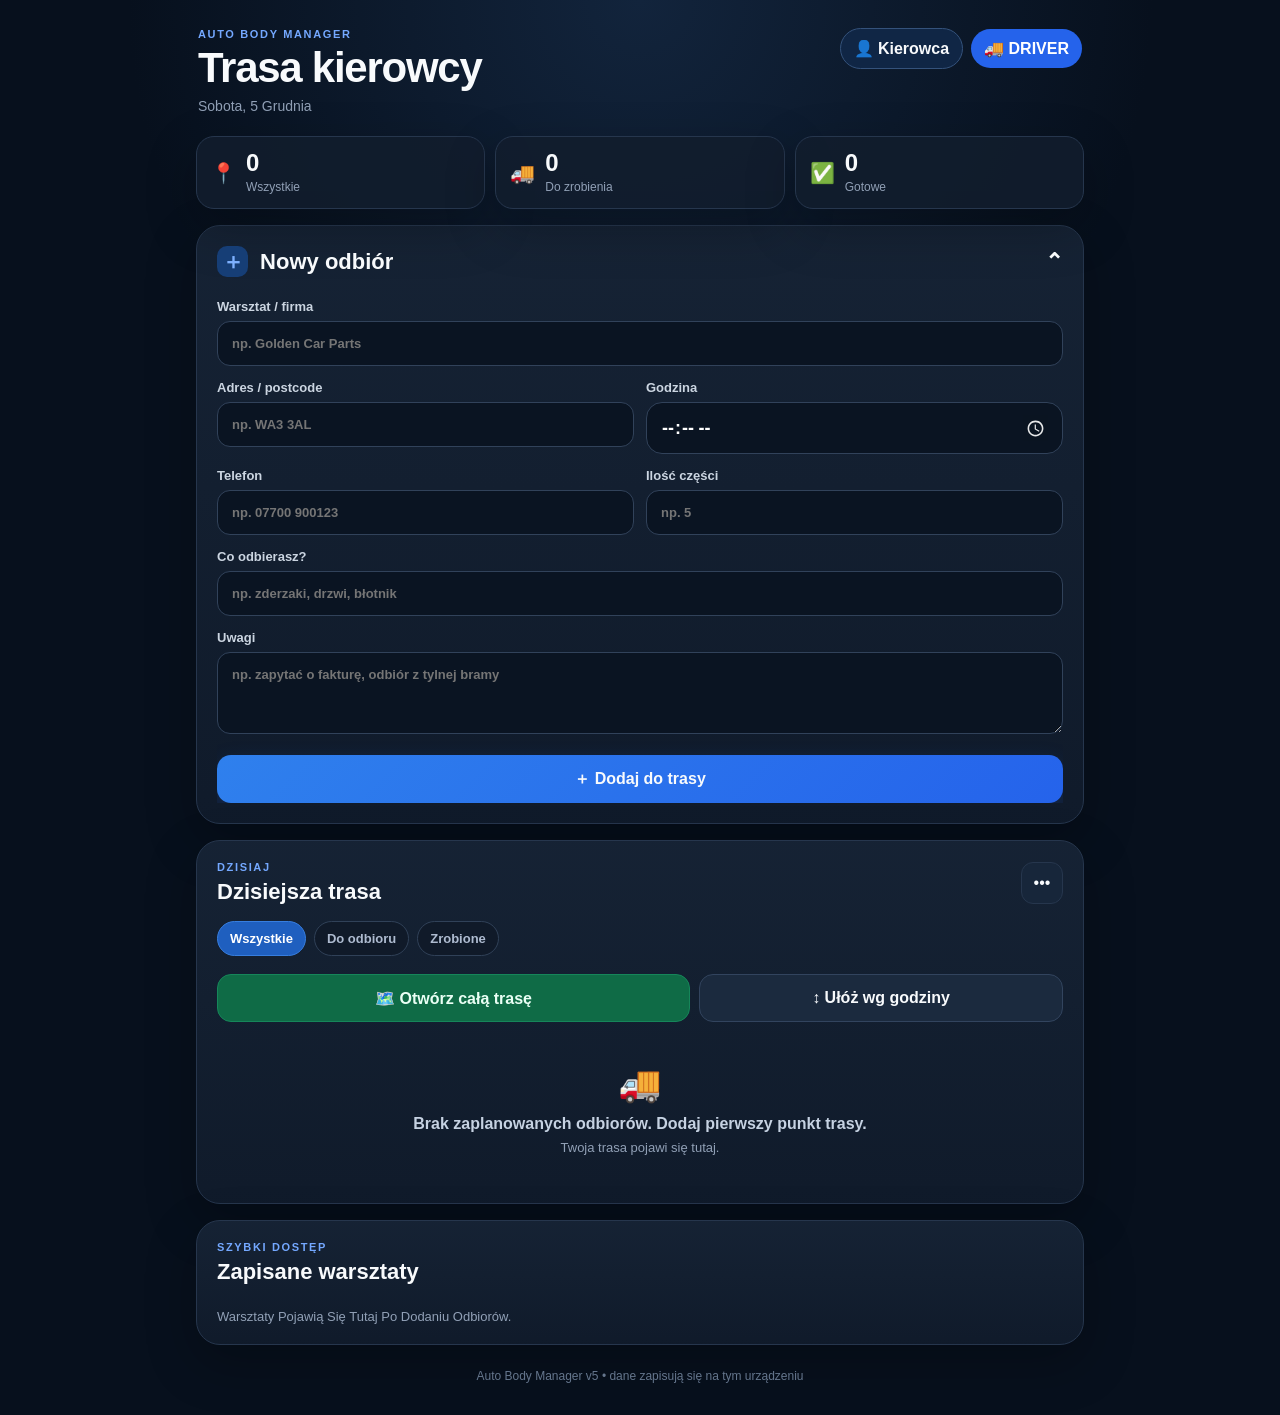
<file: index-old.html>
<!DOCTYPE html>
<html lang="pl">
<head>
  <meta charset="UTF-8">
  <meta name="viewport" content="width=device-width, initial-scale=1.0, viewport-fit=cover">
  <meta name="theme-color" content="#0b1220">
  <title>Auto Body Manager</title>
  <style>
:root {
  --bg: #07101d;
  --bg2: #0b1424;
  --panel: #121d2d;
  --panel2: #172437;
  --line: #26364d;
  --text: #f8fafc;
  --muted: #91a0b6;
  --blue: #3b82f6;
  --blue2: #2563eb;
  --green: #22c55e;
  --red: #ef4444;
  --amber: #f59e0b;
  --shadow: 0 18px 50px rgba(0,0,0,.26);
}
* { box-sizing: border-box; }
html { color-scheme: dark; }
body {
  margin: 0;
  min-height: 100vh;
  font-family: Inter, ui-sans-serif, -apple-system, BlinkMacSystemFont, "Segoe UI", sans-serif;
  background: radial-gradient(circle at top, #12243c 0, var(--bg) 32rem);
  color: var(--text);
}
button, input, textarea { font: inherit; }
button, a { -webkit-tap-highlight-color: transparent; }
button { color: inherit; }
a { color: inherit; text-decoration: none; }
.app-shell { width: min(920px, 100%); margin: 0 auto; padding: max(24px, env(safe-area-inset-top)) 16px max(30px, env(safe-area-inset-bottom)); }
.topbar { display:flex; align-items:flex-start; justify-content:space-between; gap:18px; padding: 4px 2px 22px; }
.eyebrow { margin:0 0 6px; letter-spacing:.15em; font-size:11px; font-weight:800; color:#74a8ff; }
h1 { margin:0; font-size:clamp(28px,7vw,42px); line-height:1.05; letter-spacing:-.03em; }
h2 { margin:0; font-size:22px; }
.muted { color:var(--muted); margin:8px 0 0; text-transform:capitalize; font-size:14px; }
.driver-pill { border:1px solid #34527b; background:#102645; border-radius:999px; padding:10px 13px; font-weight:800; white-space:nowrap; cursor:pointer; }
.stats-grid { display:grid; grid-template-columns:repeat(3,1fr); gap:10px; margin-bottom:16px; }
.stat-card { display:flex; align-items:center; gap:10px; min-width:0; background:rgba(18,29,45,.88); border:1px solid var(--line); border-radius:18px; padding:14px; box-shadow:var(--shadow); }
.stat-icon { font-size:20px; }
.stat-card strong { display:block; font-size:24px; line-height:1; }
.stat-card span:last-child { display:block; color:var(--muted); font-size:12px; margin-top:5px; }
.panel { background:linear-gradient(180deg, rgba(22,35,53,.97), rgba(16,27,43,.97)); border:1px solid var(--line); border-radius:24px; padding:20px; margin-bottom:16px; box-shadow:var(--shadow); }
.panel-title { width:100%; display:flex; align-items:center; justify-content:space-between; border:0; background:none; padding:0; color:var(--text); font-size:22px; font-weight:850; cursor:pointer; }
.title-icon { display:inline-grid; place-items:center; width:31px; height:31px; border-radius:10px; background:#163e76; color:#7eb1ff; margin-right:6px; }
form { overflow:hidden; max-height:900px; opacity:1; transition:.25s ease; }
form.collapsed { max-height:0; opacity:0; pointer-events:none; }
.field-grid { display:grid; grid-template-columns:1fr 1fr; gap:0 12px; padding-top:8px; }
.field { display:block; color:#cbd5e1; font-size:13px; font-weight:700; margin-top:14px; }
.field.wide { grid-column:1/-1; }
input, textarea { width:100%; margin-top:7px; padding:14px 14px; border:1px solid #31425a; border-radius:13px; outline:none; color:white; background:#0a1422; transition:border .15s, box-shadow .15s; }
input:focus, textarea:focus { border-color:#4f91f6; box-shadow:0 0 0 3px rgba(59,130,246,.14); }
textarea { min-height:82px; resize:vertical; }
.form-actions { display:flex; gap:10px; margin-top:18px; }
.btn { border:0; border-radius:14px; min-height:48px; padding:12px 16px; font-weight:850; cursor:pointer; }
.btn-primary { flex:1; background:linear-gradient(135deg, #2f80ed, #2563eb); box-shadow:0 10px 24px rgba(37,99,235,.22); }
.btn-ghost { background:#1b2a3e; border:1px solid #32445e; }
.btn-danger { background:#471c25; border:1px solid #7d2d3a; color:#ffb8c1; }
.route-heading { display:flex; align-items:center; justify-content:space-between; margin-bottom:16px; }
.icon-btn { width:42px; height:42px; border-radius:12px; border:1px solid var(--line); background:#17263a; cursor:pointer; }
.filter-row { display:flex; gap:8px; overflow:auto; padding-bottom:4px; margin-bottom:14px; scrollbar-width:none; }
.filter { flex:none; border:1px solid #304158; background:#101a29; color:#aebbd0; padding:9px 12px; border-radius:999px; font-size:13px; font-weight:800; cursor:pointer; }
.filter.active { color:#fff; background:#1f5fbf; border-color:#377edf; }
.route-list { display:grid; gap:12px; }
.pickup-card { position:relative; display:grid; grid-template-columns:38px 1fr; gap:10px; background:#0b1523; border:1px solid #26384f; border-radius:18px; padding:14px; }
.pickup-card.done { opacity:.66; }
.pickup-number { display:grid; place-items:center; align-self:start; width:32px; height:32px; border-radius:10px; background:#19365d; color:#8bb9ff; font-weight:900; }
.pickup-card.done .pickup-number { background:#153d29; color:#72dfa0; }
.pickup-head { display:flex; justify-content:space-between; gap:10px; }
.pickup-time { display:block; color:#78aaff; font-size:18px; font-weight:900; margin-bottom:3px; }
.pickup-head h3 { margin:0; font-size:18px; line-height:1.25; }
.status { flex:none; align-self:start; padding:6px 8px; border-radius:999px; font-size:9px; letter-spacing:.08em; font-weight:900; }
.status.pending { background:#4b3511; color:#ffd27a; }
.status.done { background:#143c28; color:#77e0a3; }
.address { display:inline-block; margin-top:10px; color:#cbd8ea; font-weight:700; }
.pickup-detail, .pickup-note { margin-top:8px; color:#aebbd0; font-size:14px; }
.pickup-note { color:#f4cf7b; }
.pickup-actions { display:flex; flex-wrap:wrap; gap:7px; margin-top:13px; }
.action { border:1px solid #2c3d55; background:#142238; border-radius:10px; padding:8px 10px; color:#dbe7f8; font-size:12px; font-weight:800; cursor:pointer; }
.action.nav { background:#173868; border-color:#285b9f; }
.action.complete { background:#15412a; border-color:#287044; color:#9cf2bd; }
.action.delete { color:#ffabb4; }
.empty-state { display:grid; justify-items:center; text-align:center; gap:7px; padding:28px 14px; color:#c6d2e2; }
.empty-state span { color:var(--muted); font-size:13px; }
.empty-icon { font-size:35px; margin-bottom:3px; }
.tools-panel h2 { margin-bottom:12px; }
.tool-grid { display:grid; grid-template-columns:1fr 1fr; gap:10px; }
.file-btn { position:relative; display:flex; align-items:center; justify-content:center; text-align:center; }
.file-btn input { position:absolute; inset:0; opacity:0; cursor:pointer; margin:0; }
.tool-grid .btn-danger { grid-column:1/-1; }
.hidden { display:none !important; }
footer { padding:8px 2px 2px; color:#65768d; font-size:12px; text-align:center; }
.toast { position:fixed; left:50%; bottom:max(20px, env(safe-area-inset-bottom)); transform:translate(-50%, 20px); background:#f8fafc; color:#0f172a; padding:11px 15px; border-radius:999px; font-weight:800; font-size:13px; box-shadow:0 12px 35px rgba(0,0,0,.35); opacity:0; pointer-events:none; transition:.2s ease; z-index:50; white-space:nowrap; max-width:calc(100vw - 30px); overflow:hidden; text-overflow:ellipsis; }
.toast.show { opacity:1; transform:translate(-50%, 0); }
@media (max-width:620px) {
  .app-shell { padding-left:12px; padding-right:12px; }
  .topbar { align-items:center; }
  .driver-pill { max-width:130px; overflow:hidden; text-overflow:ellipsis; }
  .stats-grid { gap:7px; }
  .stat-card { padding:11px 9px; gap:7px; border-radius:15px; }
  .stat-icon { font-size:16px; }
  .stat-card strong { font-size:21px; }
  .stat-card span:last-child { font-size:10px; }
  .panel { border-radius:20px; padding:16px; }
  .field-grid { grid-template-columns:1fr; }
  .field.wide { grid-column:auto; }
  .form-actions { flex-direction:column; }
  .pickup-card { grid-template-columns:34px 1fr; padding:12px; }
  .pickup-head { flex-direction:column; }
  .status { align-self:flex-start; }
  .tool-grid { grid-template-columns:1fr; }
  .tool-grid .btn-danger { grid-column:auto; }
}

.top-actions{display:flex;gap:8px;align-items:center;flex-wrap:wrap;justify-content:flex-end}.driver-mode-btn{border:0;background:#2563eb;color:#fff;border-radius:999px;padding:10px 13px;font-weight:900}.route-tools{display:grid;grid-template-columns:1.3fr 1fr;gap:9px;margin-bottom:14px}.btn-map{background:#0f6b46;border:1px solid #16865a;color:#eafff5}.workshop-chips{display:flex;flex-wrap:wrap;gap:8px}.workshop-chip{border:1px solid #304158;background:#101a29;color:#dce8f7;padding:9px 11px;border-radius:999px;font-weight:800}.small{font-size:13px}
input[type="time"]{display:block;min-height:48px;height:48px;line-height:1.2;padding:10px 14px;-webkit-appearance:none;appearance:none}input[type="time"]::-webkit-date-and-time-value{text-align:left;min-height:24px}
body.driver-mode .add-panel,body.driver-mode .workshops-panel,body.driver-mode .tools-panel,body.driver-mode .stats-grid{display:none!important}body.driver-mode .pickup-card{grid-template-columns:42px 1fr;padding:16px}body.driver-mode .pickup-number{width:38px;height:38px}body.driver-mode .pickup-head h3{font-size:21px}body.driver-mode .pickup-time{font-size:22px}body.driver-mode .action{min-height:46px;display:inline-flex;align-items:center;justify-content:center;padding:11px 13px;font-size:14px}body.driver-mode .action.nav{flex:1 1 130px;background:#1d5fb8}body.driver-mode .action.complete{flex:1 1 110px}body.driver-mode footer{display:none}
@media(max-width:620px){.top-actions{max-width:145px}.driver-pill,.driver-mode-btn{font-size:12px;padding:9px 10px}.route-tools{grid-template-columns:1fr}}

</style>

<style>
/* ===== v4 ===== */
.compact-grid{
  display:grid;
  grid-template-columns:1fr 1fr 1fr;
  gap:12px;
}
.compact-grid label{min-width:0}
.compact-grid input{width:100%; box-sizing:border-box}

input[type="time"]{
  min-height:52px!important;
  height:52px!important;
  max-height:52px!important;
  padding:12px 14px!important;
  font-size:18px!important;
  line-height:1!important;
  border-radius:16px!important;
  background:#0a1422!important;
  color:#fff!important;
}
input[type="time"]::-webkit-date-and-time-value{
  min-height:24px!important;
  line-height:24px!important;
  text-align:left!important;
}
input[type="time"]::-webkit-calendar-picker-indicator{
  display:block;
  opacity:.9;
}

.next-stop-card{
  margin:0 0 16px;
  padding:16px;
  border:1px solid #2e5278;
  background:linear-gradient(180deg,#112844,#0e1d31);
  border-radius:22px;
}
.next-stop-label{
  font-size:12px;
  font-weight:900;
  letter-spacing:.18em;
  color:#72a8ff;
  margin-bottom:8px;
}
.next-stop-card h3{
  margin:0 0 5px;
  font-size:24px;
}
.next-stop-card p{
  margin:0 0 8px;
  color:#b9c8da;
  font-size:15px;
}
.next-stop-actions{
  display:flex;
  gap:8px;
  flex-wrap:wrap;
  margin-top:14px;
}
.next-stop-actions .action{
  flex:1 1 120px;
}

body.driver-mode .route-tools{
  grid-template-columns:1fr;
}
body.driver-mode #sortRouteBtn{
  display:none;
}
body.driver-mode .route-heading{
  margin-bottom:12px;
}

@media(max-width:700px){
  .compact-grid{
    grid-template-columns:1fr 1fr;
  }
  .compact-grid label:nth-child(2){
    grid-column:1 / -1;
    order:3;
  }
}
@media(max-width:480px){
  .compact-grid{
    grid-template-columns:1fr 1fr;
  }
  .compact-grid label:nth-child(1){grid-column:1}
  .compact-grid label:nth-child(3){grid-column:2}
  .compact-grid label:nth-child(2){grid-column:1 / -1}
  .add-panel .panel-body{
    gap:14px;
  }
}
</style>


<style>
/* ===== v4.1 ===== */
.time-selects{
  display:grid;
  grid-template-columns:1fr auto 1fr;
  align-items:center;
  gap:8px;
}
.time-selects select{
  width:100%;
  height:52px;
  min-height:52px;
  border:1px solid #33465f;
  border-radius:16px;
  background:#0a1422;
  color:#fff;
  padding:0 12px;
  font-size:18px;
  font-weight:800;
  -webkit-appearance:none;
  appearance:none;
  text-align:center;
}
.time-selects span{
  color:#aebed0;
  font-size:22px;
  font-weight:900;
}

</style>

<style>

</style>
<style>
/* v5 mobile polish */
@media (max-width: 520px) {
  .app { padding-left: 14px; padding-right: 14px; }
  .panel { border-radius: 22px; }
  .stats-grid { gap: 8px; }
  .stat { padding: 12px 8px; }
  .route-tools { grid-template-columns: 1fr; }
  .pickup-actions { gap: 8px; }
  .pickup-actions .action { flex: 1 1 44%; }
}
</style>

</head>
<body>
  <div class="app-shell">
    <header class="topbar">
      <div>
        <p class="eyebrow">AUTO BODY MANAGER</p>
        <h1>Trasa kierowcy</h1>
        <p id="todayLabel" class="muted"></p>
      </div>
      <div class="top-actions"><button class="driver-pill" id="driverBtn" type="button">👤 <span id="driverName">Kierowca</span></button><button class="driver-mode-btn" id="driverModeBtn" type="button">🚚 DRIVER</button></div>
    </header>

    <section class="stats-grid" aria-label="Podsumowanie trasy">
      <article class="stat-card"><span class="stat-icon">📍</span><div><strong id="statAll">0</strong><span>Wszystkie</span></div></article>
      <article class="stat-card"><span class="stat-icon">🚚</span><div><strong id="statActive">0</strong><span>Do zrobienia</span></div></article>
      <article class="stat-card"><span class="stat-icon">✅</span><div><strong id="statDone">0</strong><span>Gotowe</span></div></article>
    </section>

    <main>
      <section class="panel add-panel">
        <button class="panel-title collapsible" id="toggleForm" type="button" aria-expanded="true">
          <span><span class="title-icon">＋</span> Nowy odbiór</span>
          <span id="toggleArrow">⌃</span>
        </button>

        <form id="pickupForm" autocomplete="off">
          <input type="hidden" id="editingId">
          <div class="field-grid">
            <label class="field wide">Warsztat / firma
              <input id="company" type="text" placeholder="np. Golden Car Parts" required>
            </label>
            <label class="field">Adres / postcode
              <input id="address" type="text" placeholder="np. WA3 3AL" required>
            </label>
            <label class="field">Godzina
              <input id="time" type="time" aria-label="Godzina odbioru">
            </label>
            <label class="field">Telefon
              <input id="phone" type="tel" inputmode="tel" placeholder="np. 07700 900123">
            </label>
            <label class="field">Ilość części
              <input id="quantity" type="number" inputmode="numeric" min="0" step="1" placeholder="np. 5">
            </label>
            <label class="field wide">Co odbierasz?
              <input id="items" type="text" placeholder="np. zderzaki, drzwi, błotnik">
            </label>
            <label class="field wide">Uwagi
              <textarea id="notes" placeholder="np. zapytać o fakturę, odbiór z tylnej bramy"></textarea>
            </label>
          </div>
          <div class="form-actions">
            <button class="btn btn-primary" id="saveBtn" type="submit">＋ Dodaj do trasy</button>
            <button class="btn btn-ghost hidden" id="cancelEditBtn" type="button">Anuluj edycję</button>
          </div>
        </form>
      </section>

      <section class="panel route-panel">
        <div class="route-heading">
          <div>
            <p class="eyebrow">DZISIAJ</p>
            <h2>Dzisiejsza trasa</h2>
          </div>
          <button class="icon-btn" id="moreBtn" type="button" aria-label="Opcje">•••</button>
        </div>

        <div class="filter-row">
          <button class="filter active" data-filter="all" type="button">Wszystkie</button>
          <button class="filter" data-filter="pending" type="button">Do odbioru</button>
          <button class="filter" data-filter="done" type="button">Zrobione</button>
        </div>

        <div class="route-tools">
  <button class="btn btn-map" id="openWholeRouteBtn" type="button">🗺️ Otwórz całą trasę</button>
  <button class="btn btn-ghost" id="sortRouteBtn" type="button">↕️ Ułóż wg godziny</button>
</div>
        <div id="nextStopCard" class="next-stop-card hidden"></div>
        <div id="route" class="route-list"></div>
      </section>

      <section class="panel workshops-panel"><div class="route-heading"><div><p class="eyebrow">SZYBKI DOSTĘP</p><h2>Zapisane warsztaty</h2></div></div><div id="workshops" class="workshop-chips"></div></section><section class="panel tools-panel hidden" id="toolsPanel">
        <h2>Narzędzia</h2>
        <div class="tool-grid">
          <button class="btn btn-ghost" id="exportBtn" type="button">⬇️ Eksport danych</button>
          <label class="btn btn-ghost file-btn">⬆️ Import danych<input id="importInput" type="file" accept="application/json"></label>
          <button class="btn btn-danger" id="clearBtn" type="button">🗑️ Wyczyść trasę</button>
        </div>
      </section>
    </main>

    <footer>Auto Body Manager v5 • dane zapisują się na tym urządzeniu</footer>
  </div>

  <div class="toast" id="toast" role="status" aria-live="polite"></div>

  <script>
    const STORAGE_KEY = 'autoBodyManagerV3';
    const LEGACY_KEYS = ['autoBodyManagerV2', 'autoBodyPickups', 'pickups'];
    let currentFilter = 'all';
    let pickups = loadPickups();

    const $ = (id) => document.getElementById(id);
    const routeEl = $('route');
    const form = $('pickupForm');

    function uid() {
      return Date.now().toString(36) + Math.random().toString(36).slice(2, 7);
    }

    function normalizePickup(p) {
      return {
        id: String(p.id ?? uid()),
        company: p.company ?? p.garage ?? '',
        address: p.address ?? p.postcode ?? '',
        time: p.time ?? '',
        phone: p.phone ?? '',
        quantity: p.quantity ?? '',
        items: p.items ?? '',
        notes: p.notes ?? '',
        status: p.status === 'done' ? 'done' : 'pending',
        createdAt: p.createdAt ?? Date.now(),
        completedAt: p.completedAt ?? null
      };
    }

    function loadPickups() {
      try {
        const saved = JSON.parse(localStorage.getItem(STORAGE_KEY) || 'null');
        if (Array.isArray(saved)) return saved.map(normalizePickup);
        for (const key of LEGACY_KEYS) {
          const legacy = JSON.parse(localStorage.getItem(key) || 'null');
          if (Array.isArray(legacy) && legacy.length) {
            const migrated = legacy.map(normalizePickup);
            localStorage.setItem(STORAGE_KEY, JSON.stringify(migrated));
            return migrated;
          }
        }
      } catch (_) {}
      return [];
    }

    function save() {
      localStorage.setItem(STORAGE_KEY, JSON.stringify(pickups));
    }

    function escapeHtml(value = '') {
      const div = document.createElement('div');
      div.textContent = String(value);
      return div.innerHTML;
    }

    function showToast(message) {
      const toast = $('toast');
      toast.textContent = message;
      toast.classList.add('show');
      clearTimeout(showToast.timer);
      showToast.timer = setTimeout(() => toast.classList.remove('show'), 2200);
    }

    function updateHeader() {
      $('todayLabel').textContent = new Intl.DateTimeFormat('pl-PL', {
        weekday: 'long', day: 'numeric', month: 'long'
      }).format(new Date());
      const name = localStorage.getItem('driverName') || localStorage.getItem('driver') || '';
      $('driverName').textContent = name || 'Kierowca';
    }

    function updateStats() {
      const done = pickups.filter(p => p.status === 'done').length;
      $('statAll').textContent = pickups.length;
      $('statDone').textContent = done;
      $('statActive').textContent = pickups.length - done;
    }

    function filteredPickups() {
      return pickups
        .filter(p => currentFilter === 'all' || p.status === currentFilter)
        .sort((a, b) => {
          if (a.status !== b.status) return a.status === 'done' ? 1 : -1;
          return (a.time || '99:99').localeCompare(b.time || '99:99');
        });
    }


    function renderWorkshops() {
      const box = $('workshops');
      const seen = new Set();
      const list = pickups.filter(p => {
        const k = (p.company+'|'+p.address).toLowerCase();
        if (!p.company || !p.address || seen.has(k)) return false;
        seen.add(k); return true;
      }).slice(0,12);
      box.innerHTML = list.length ? list.map(p => `<button class="workshop-chip" type="button" onclick="reuseWorkshop('${p.id}')">🏭 ${escapeHtml(p.company)}</button>`).join('') : '<span class="muted small">Warsztaty pojawią się tutaj po dodaniu odbiorów.</span>';
    }
    window.reuseWorkshop = function(id) {
      const p = pickups.find(x => x.id === id); if (!p) return;
      $('company').value=p.company||''; $('address').value=p.address||''; $('phone').value=p.phone||'';
      form.classList.remove('collapsed'); document.querySelector('.add-panel').scrollIntoView({behavior:'smooth'});
    };
    function wholeRouteUrl() {
      const list = pickups.filter(p => p.status !== 'done' && p.address).sort((a,b)=>(a.time||'99:99').localeCompare(b.time||'99:99'));
      if (!list.length) return '';
      if (list.length===1) return 'https://www.google.com/maps/search/?api=1&query='+encodeURIComponent(list[0].address);
      const routeList = list.slice(0, 10);
      const dest=routeList[routeList.length-1].address, wp=routeList.slice(0,-1).map(p=>p.address).join('|');
      return 'https://www.google.com/maps/dir/?api=1&destination='+encodeURIComponent(dest)+'&waypoints='+encodeURIComponent(wp)+'&travelmode=driving';
    }
    function setDriverMode(on) {
      document.body.classList.toggle('driver-mode', on);
      localStorage.setItem('driverMode', on?'1':'0');
      $('driverModeBtn').textContent = on ? '✕ WYJDŹ' : '🚚 DRIVER';
      if(on){ currentFilter='pending'; document.querySelectorAll('.filter').forEach(x=>x.classList.toggle('active',x.dataset.filter==='pending')); }
      render();
    }


    function pendingOrdered() {
      return pickups
        .filter(p => p.status !== 'done')
        .slice()
        .sort((a,b)=>(a.time||'99:99').localeCompare(b.time||'99:99'));
    }

    function renderNextStop() {
      const box = $('nextStopCard');
      const list = pendingOrdered();
      if (!document.body.classList.contains('driver-mode') || !list.length) {
        box.classList.add('hidden');
        box.innerHTML = '';
        return;
      }
      const p = list[0];
      const tel = (p.phone || '').replace(/\s+/g,'');
      box.classList.remove('hidden');
      box.innerHTML = `
        <div class="next-stop-label">NASTĘPNY PUNKT</div>
        <div class="next-stop-main">
          <div>
            <h3>${escapeHtml(p.company || 'Odbiór')}</h3>
            <p>${escapeHtml(p.address || '')}</p>
            <strong>${p.time ? '🕒 ' + escapeHtml(p.time) : '🕒 Bez godziny'}</strong>
          </div>
        </div>
        <div class="next-stop-actions">
          <button class="action nav" type="button" onclick="navigatePickup('${p.id}')">🧭 Nawiguj</button>
          ${tel ? `<a class="action call" href="tel:${tel}">📞 Zadzwoń</a>` : ''}
          <button class="action complete" type="button" onclick="completePickup('${p.id}')">✅ Odebrane</button>
        </div>`;
    }

    window.navigatePickup = function(id) {
      const p = pickups.find(x=>x.id===id);
      if(!p || !p.address) return;
      window.open('https://www.google.com/maps/search/?api=1&query='+encodeURIComponent(p.address), '_blank', 'noopener');
    };

    window.completePickup = function(id) {
      const p = pickups.find(x=>x.id===id);
      if(!p) return;
      p.status = 'done';
      save();
      render();
      showToast('Oznaczono jako odebrane.');
    };



    function getTimeValue() {
      const legacy = document.getElementById('time');
      if (legacy) return legacy.value || '';
      const h = document.getElementById('hour');
      const m = document.getElementById('minute');
      return (h && m && h.value && m.value) ? (h.value + ':' + m.value) : '';
    }

    function setTimeValue(value) {
      const legacy = document.getElementById('time');
      if (legacy) { legacy.value = value || ''; return; }
      const h = document.getElementById('hour');
      const m = document.getElementById('minute');
      if (!h || !m) return;
      if (value && value.includes(':')) {
        const parts = value.split(':');
        h.value = parts[0] || '';
        m.value = parts[1] || '';
      } else {
        h.value = '';
        m.value = '';
      }
    }

    function render() {
      updateStats();
      renderWorkshops();
      renderNextStop();
      const list = filteredPickups();
      if (!list.length) {
        const msg = currentFilter === 'done' ? 'Nie ma jeszcze zakończonych odbiorów.' : 'Brak zaplanowanych odbiorów. Dodaj pierwszy punkt trasy.';
        routeEl.innerHTML = `<div class="empty-state"><div class="empty-icon">🚚</div><strong>${msg}</strong><span>Twoja trasa pojawi się tutaj.</span></div>`;
        return;
      }

      routeEl.innerHTML = list.map((p, index) => {
        const mapsUrl = 'https://www.google.com/maps/search/?api=1&query=' + encodeURIComponent(p.address);
        const phoneHref = String(p.phone || '').replace(/[^+\d]/g, '');
        return `
          <article class="pickup-card ${p.status === 'done' ? 'done' : ''}">
            <div class="pickup-number">${p.status === 'done' ? '✓' : index + 1}</div>
            <div class="pickup-content">
              <div class="pickup-head">
                <div>
                  <span class="pickup-time">${escapeHtml(p.time || '--:--')}</span>
                  <h3>${escapeHtml(p.company)}</h3>
                </div>
                <span class="status ${p.status}">${p.status === 'done' ? 'ZROBIONE' : 'DO ODBIORU'}</span>
              </div>
              <a class="address" href="${mapsUrl}" target="_blank" rel="noopener">📍 ${escapeHtml(p.address)}</a>
              ${(p.quantity || p.items) ? `<div class="pickup-detail">📦 ${p.quantity ? escapeHtml(p.quantity) + ' szt.' : ''}${p.quantity && p.items ? ' • ' : ''}${escapeHtml(p.items)}</div>` : ''}
              ${p.notes ? `<div class="pickup-note">📝 ${escapeHtml(p.notes)}</div>` : ''}
              <div class="pickup-actions">
                <a class="action nav" href="${mapsUrl}" target="_blank" rel="noopener">🧭 Nawiguj</a>
                ${p.phone ? `<a class="action" href="tel:${phoneHref}">📞 Zadzwoń</a>` : ''}
                <button class="action" type="button" onclick="editPickup('${p.id}')">✏️ Edytuj</button>
                <button class="action ${p.status === 'done' ? '' : 'complete'}" type="button" onclick="toggleDone('${p.id}')">${p.status === 'done' ? '↩ Cofnij' : '✓ Gotowe'}</button>
                <button class="action delete" type="button" onclick="deletePickup('${p.id}')">🗑 Usuń</button>
              </div>
            </div>
          </article>`;
      }).join('');
    }

    form.addEventListener('submit', (e) => {
      e.preventDefault();
      const company = $('company').value.trim();
      const address = $('address').value.trim();
      const time = $('time').value;
      if (!company || !address) return showToast('Uzupełnij firmę i adres.');

      const data = {
        company, address, time,
        phone: $('phone').value.trim(),
        quantity: $('quantity').value.trim(),
        items: $('items').value.trim(),
        notes: $('notes').value.trim()
      };
      const editingId = $('editingId').value;
      if (editingId) {
        pickups = pickups.map(p => p.id === editingId ? { ...p, ...data } : p);
        showToast('Zmiany zapisane.');
      } else {
        pickups.push(normalizePickup({ id: uid(), ...data }));
        showToast('Dodano odbiór do trasy.');
      }
      save();
      resetForm();
      render();
    });

    function resetForm() {
      form.reset();
      $('editingId').value = '';
      $('saveBtn').textContent = '＋ Dodaj do trasy';
      $('cancelEditBtn').classList.add('hidden');
    }

    window.editPickup = function(id) {
      const p = pickups.find(x => x.id === id);
      if (!p) return;
      ['company','address','time','phone','quantity','items','notes'].forEach(key => $(key).value = p[key] ?? '');
      $('editingId').value = p.id;
      $('saveBtn').textContent = '💾 Zapisz zmiany';
      $('cancelEditBtn').classList.remove('hidden');
      form.classList.remove('collapsed');
      $('toggleForm').setAttribute('aria-expanded', 'true');
      $('toggleArrow').textContent = '⌃';
      document.querySelector('.add-panel').scrollIntoView({ behavior: 'smooth', block: 'start' });
    };

    window.toggleDone = function(id) {
      pickups = pickups.map(p => p.id === id ? {
        ...p,
        status: p.status === 'done' ? 'pending' : 'done',
        completedAt: p.status === 'done' ? null : Date.now()
      } : p);
      save(); render();
    };

    window.deletePickup = function(id) {
      const p = pickups.find(x => x.id === id);
      if (!p || !confirm(`Usunąć odbiór: ${p.company}?`)) return;
      pickups = pickups.filter(x => x.id !== id);
      save(); render(); showToast('Odbiór usunięty.');
    };

    $('cancelEditBtn').addEventListener('click', resetForm);

    document.querySelectorAll('.filter').forEach(btn => btn.addEventListener('click', () => {
      document.querySelectorAll('.filter').forEach(x => x.classList.remove('active'));
      btn.classList.add('active');
      currentFilter = btn.dataset.filter;
      render();
    }));

    $('toggleForm').addEventListener('click', () => {
      const collapsed = form.classList.toggle('collapsed');
      $('toggleForm').setAttribute('aria-expanded', String(!collapsed));
      $('toggleArrow').textContent = collapsed ? '⌄' : '⌃';
    });

    $('driverBtn').addEventListener('click', () => {
      const old = localStorage.getItem('driverName') || localStorage.getItem('driver') || '';
      const name = prompt('Podaj imię kierowcy:', old);
      if (name !== null) {
        localStorage.setItem('driverName', name.trim());
        updateHeader();
      }
    });


    $('driverModeBtn').addEventListener('click', () => setDriverMode(!document.body.classList.contains('driver-mode')));
    $('openWholeRouteBtn').addEventListener('click', () => { const u=wholeRouteUrl(); if(!u) return showToast('Brak punktów do odbioru.'); window.open(u,'_blank','noopener'); });
    $('sortRouteBtn').addEventListener('click', () => { pickups.sort((a,b)=>(a.time||'99:99').localeCompare(b.time||'99:99')); save(); render(); showToast('Trasa ułożona według godziny.'); });


    $('moreBtn').addEventListener('click', () => $('toolsPanel').classList.toggle('hidden'));

    $('clearBtn').addEventListener('click', () => {
      if (!pickups.length) return showToast('Trasa jest już pusta.');
      if (!confirm('Na pewno usunąć wszystkie punkty trasy?')) return;
      pickups = []; save(); render(); showToast('Trasa wyczyszczona.');
    });

    $('exportBtn').addEventListener('click', () => {
      const payload = JSON.stringify({ version: 5, exportedAt: new Date().toISOString(), pickups }, null, 2);
      const blob = new Blob([payload], { type: 'application/json' });
      const a = document.createElement('a');
      a.href = URL.createObjectURL(blob);
      a.download = `auto-body-manager-${new Date().toISOString().slice(0,10)}.json`;
      a.click();
      URL.revokeObjectURL(a.href);
      showToast('Dane wyeksportowane.');
    });

    $('importInput').addEventListener('change', async (e) => {
      const file = e.target.files[0];
      if (!file) return;
      try {
        const parsed = JSON.parse(await file.text());
        const incoming = Array.isArray(parsed) ? parsed : parsed.pickups;
        if (!Array.isArray(incoming)) throw new Error('bad format');
        pickups = incoming.map(normalizePickup);
        save(); render(); showToast('Dane zaimportowane.');
      } catch (_) {
        alert('Nie udało się wczytać pliku. Wybierz eksport z Auto Body Manager.');
      }
      e.target.value = '';
    });

    updateHeader();
    if(localStorage.getItem('driverMode')==='1') setDriverMode(true); else render();
  </script>
</body>
</html>
</file>
<file: style.css>
* {
  box-sizing: border-box;
  margin: 0;
  padding: 0;
}

:root {
  --bg: #111827;
  --card: #1f2937;
  --text: #ffffff;
  --muted: #aab2bf;
  --blue: #3b82f6;
  --green: #5fc76b;
  --border: #374151;
}

body {
  font-family: Arial, sans-serif;
  background: var(--bg);
  color: var(--text);
  min-height: 100vh;
}

.app {
  max-width: 900px;
  margin: auto;
  padding: 25px 15px;
}

header {
  display: flex;
  justify-content: space-between;
  align-items: center;
  margin-bottom: 25px;
}

.logo h1 {
  font-size: 32px;
  margin-bottom: 8px;
}

.logo p {
  color: var(--muted);
  font-size: 17px;
}

.role {
  background: var(--blue);
  padding: 12px 20px;
  border-radius: 30px;
  font-weight: bold;
}.card {
  background: var(--card);
  border: 1px solid var(--border);
  border-radius: 24px;
  padding: 28px;
  margin-bottom: 22px;
}

.card h2 {
  font-size: 25px;
  margin-bottom: 22px;
}

label {
  display: block;
  color: #d5dae2;
  font-size: 17px;
  margin: 18px 0 8px;
}

input,
textarea,
select {
  width: 100%;
  background: var(--bg);
  color: white;
  border: 2px solid var(--border);
  border-radius: 16px;
  padding: 16px;
  font-size: 17px;
  outline: none;
}

input:focus,
textarea:focus,
select:focus {
  border-color: var(--blue);
}

textarea {
  min-height: 90px;
  resize: vertical;
}

button {
  width: 100%;
  border: none;
  border-radius: 16px;
  padding: 17px;
  font-size: 18px;
  font-weight: bold;
  cursor: pointer;
}

.btn-green {
  background: var(--green);
  color: white;
  margin-top: 22px;
}
</file>
